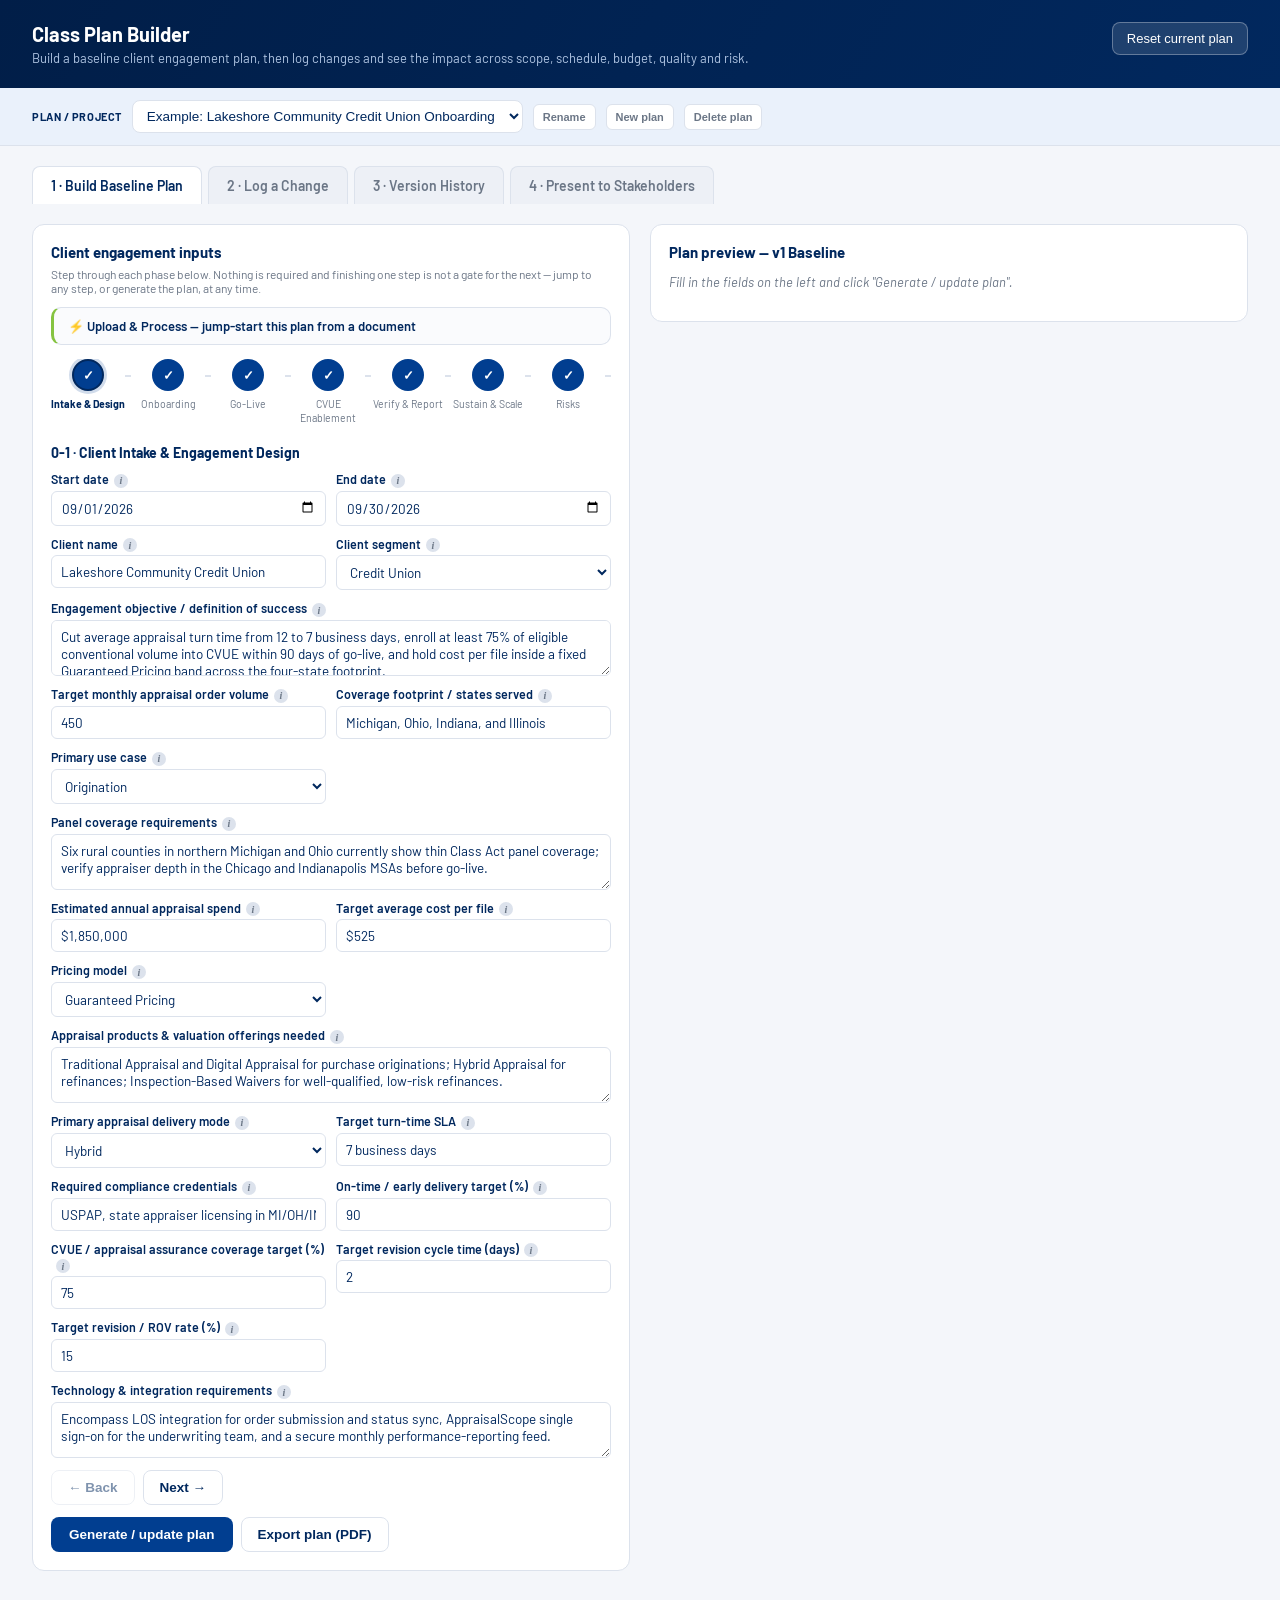
<file: class-plan-builder.html>
<!DOCTYPE html>
<html lang="en">
<head>
<meta charset="UTF-8">
<meta name="viewport" content="width=device-width, initial-scale=1.0">
<title>Class Plan Builder</title>
<link href="https://fonts.googleapis.com/css2?family=Barlow:wght@400;500;600;700&display=swap" rel="stylesheet">
<style>
  :root{
    color-scheme: light;
    --teal-dark:#011E48;
    --teal:#01285E;
    --accent:#85C341;
    --accent-2:#013E90;
    --bg:#F4F6FA;
    --card:#ffffff;
    --border:#DCE2EC;
    --text:#01285E;
    --muted:#6B7686;
    --sev-none:#97A1B2;
    --sev-low:#013E90;
    --sev-medium:#C58A1C;
    --sev-high:#C4472C;
  }
  *{box-sizing:border-box;}
  body{ font-family:'Barlow',-apple-system,BlinkMacSystemFont,'Segoe UI',sans-serif; background:var(--bg); color:var(--text); margin:0; }
  header{ background:linear-gradient(120deg,var(--teal-dark),var(--teal)); color:#fff; padding:22px 32px; display:flex; justify-content:space-between; align-items:flex-start; flex-wrap:wrap; gap:12px; }
  header h1{ margin:0; font-size:20px; }
  header p{ margin:4px 0 0; color:#AFC4E2; font-size:13px; }
  header .actions{ display:flex; gap:8px; }
  .top-btn{ background:rgba(255,255,255,.12); color:#fff; border:1px solid rgba(255,255,255,.3); padding:8px 14px; border-radius:8px; font-size:13px; cursor:pointer; }
  .top-btn:hover{ background:rgba(255,255,255,.22); }

  .project-bar{ display:flex; align-items:center; gap:10px; padding:12px 32px; background:#EAF1FB; border-bottom:1px solid var(--border); flex-wrap:wrap; }
  .project-bar-label{ font-size:11px; font-weight:700; color:var(--teal); text-transform:uppercase; letter-spacing:.05em; }
  .project-bar select{ padding:7px 10px; border-radius:8px; border:1px solid var(--border); font-size:13.5px; min-width:200px; background:#fff; color:var(--text); }

  .tabs{ display:flex; gap:6px; padding:20px 32px 0; }
  .tab-btn{ padding:10px 18px; border-radius:8px 8px 0 0; border:1px solid var(--border); border-bottom:none; background:#EDF0F6; cursor:pointer; font-weight:600; color:var(--muted); font-size:14px; }
  .tab-btn.active{ background:var(--card); color:var(--teal); }
  .tab-content{ display:none; padding:20px 32px 56px; }
  .tab-content.active{ display:block; }

  .columns{ display:grid; grid-template-columns:1fr 1fr; gap:20px; align-items:start; }
  @media(max-width:920px){ .columns{grid-template-columns:1fr;} }
  /* Log a Change: the left panel's height swings a lot as levers/groups are
     checked and the collapsible Presentation/Governance/Risk section opens —
     pin the right-hand result panel so it doesn't get shoved down and left
     dangling. Desktop only — stacks to one column below 920px. */
  #tab-change .columns > .panel:last-child{ position:sticky; top:0; align-self:start; }
  @media(max-width:920px){ #tab-change .columns > .panel:last-child{ position:static; } }
  .panel{ background:var(--card); border:1px solid var(--border); border-radius:12px; padding:18px; min-width:0; }
  .panel h2{ margin-top:0; font-size:15px; color:var(--teal); }
  .panel .hint{ font-size:12px; color:var(--muted); margin:-6px 0 12px; }

  .group{ border:1px solid var(--border); border-radius:10px; margin-bottom:10px; background:#FAFBFD; }
  .group summary{ border-radius:10px 10px 0 0; }
  .group summary{ padding:10px 14px; font-weight:600; cursor:pointer; color:var(--teal); font-size:13px; }
  .grid{ display:grid; grid-template-columns:1fr 1fr; gap:10px; padding:0 14px 14px; }
  .grid.no-pad{ padding:0; }
  .field{ display:flex; flex-direction:column; gap:3px; font-size:12.5px; color:var(--muted); }
  .field.wide{ grid-column:1/-1; }
  .field input, .field select, .field textarea{ padding:7px 9px; border:1px solid var(--border); border-radius:6px; font-size:13.5px; font-family:inherit; color:var(--text); background:#fff; }
  .field textarea{ min-height:56px; resize:vertical; }
  .field > span{ font-weight:600; color:var(--text); }

  .info-icon{ display:inline-flex; align-items:center; justify-content:center; width:14px; height:14px; border-radius:50%; background:var(--border); color:var(--muted); font-size:10px; font-weight:700; font-style:italic; font-family:Georgia,'Times New Roman',serif; cursor:help; position:relative; margin-left:5px; vertical-align:middle; }
  .info-icon:hover, .info-icon:focus{ background:var(--accent-2); color:#fff; outline:none; }
  .info-icon .tooltip{ display:none; position:absolute; left:50%; transform:translateX(-50%); bottom:135%; width:230px; background:var(--teal); color:#fff; font-size:11px; font-weight:400; font-style:normal; font-family:-apple-system,BlinkMacSystemFont,"Segoe UI",Roboto,sans-serif; padding:8px 10px; border-radius:8px; line-height:1.45; z-index:30; box-shadow:0 4px 12px rgba(0,0,0,.18); text-align:left; }
  .info-icon .tooltip::after{ content:''; position:absolute; top:100%; left:50%; transform:translateX(-50%); border:5px solid transparent; border-top-color:var(--teal); }
  .info-icon:hover .tooltip, .info-icon:focus .tooltip{ display:block; }
  .change-group{ border-left:3px solid var(--accent-2); }
  .change-subhead{ font-size:11px; font-weight:700; text-transform:uppercase; letter-spacing:.05em; color:var(--muted); margin:10px 14px 6px; }
  .impact-lever-title{ font-size:12px; font-weight:700; color:var(--teal); margin-bottom:4px; }
  .change-field-cluster{ margin:0 14px 12px; padding-left:10px; border-left:2px solid var(--border); }
  .change-field-cluster-title{ font-size:11px; font-weight:700; color:var(--accent-2); margin:0 0 6px; }
  .change-field-cluster .grid{ padding:0; }

  .wizard-steps{ display:flex; align-items:flex-start; margin-bottom:16px; overflow-x:auto; padding-bottom:4px; }
  .wizard-step{ display:flex; flex-direction:column; align-items:center; cursor:pointer; flex:0 0 auto; width:74px; text-align:center; }
  .wizard-step-icon{ width:32px; height:32px; border-radius:50%; background:#EDF0F6; border:2px solid var(--border); color:var(--muted); display:flex; align-items:center; justify-content:center; font-size:13px; font-weight:700; }
  .wizard-step.filled .wizard-step-icon{ background:var(--accent-2); border-color:var(--accent-2); color:#fff; }
  .wizard-step.active .wizard-step-icon{ border-color:var(--teal); box-shadow:0 0 0 3px rgba(1,62,144,.18); }
  .wizard-step.active .wizard-step-label{ color:var(--teal); font-weight:700; }
  .wizard-step-label{ font-size:10.5px; color:var(--muted); margin-top:6px; line-height:1.25; }
  .wizard-step-line{ flex:1 1 auto; height:2px; background:var(--border); margin-top:16px; min-width:6px; }
  .wizard-step-title{ font-size:14px; color:var(--teal); margin:0 0 10px; }

  button.primary{ background:var(--accent-2); color:#fff; border:none; padding:10px 18px; border-radius:8px; font-weight:600; cursor:pointer; font-size:13.5px; }
  button.primary:hover{ background:#012E6B; }
  button.secondary{ background:#fff; border:1px solid var(--border); padding:9px 16px; border-radius:8px; cursor:pointer; font-weight:600; color:var(--teal); font-size:13.5px; }
  button.secondary:hover{ background:#F1F4F9; }
  button:disabled{ opacity:.5; cursor:not-allowed; }
  .btn-row{ display:flex; gap:8px; margin-top:12px; flex-wrap:wrap; }

  .plan-group{ margin-bottom:14px; }
  .plan-group h3{ font-size:12px; text-transform:uppercase; letter-spacing:.05em; color:var(--accent-2); border-bottom:1px solid var(--border); padding-bottom:5px; margin:0 0 6px; }
  .plan-row{ display:grid; grid-template-columns:190px 1fr; gap:10px; padding:3px 4px; font-size:13px; border-radius:6px; }
  .plan-value{ min-width:0; }
  .plan-row.changed{ background:#FDF3E0; }
  .plan-label{ color:var(--muted); font-weight:600; }
  .old{ text-decoration:line-through; color:#A8392B; margin-right:4px; }
  .new{ color:var(--accent-2); font-weight:700; }
  .empty-plan{ color:var(--muted); font-size:13px; font-style:italic; }

  .gantt{ margin-bottom:18px; padding:12px; background:#FAFBFD; border:1px solid var(--border); border-radius:10px; }
  .gantt-axis{ display:flex; justify-content:space-between; font-size:11px; color:var(--muted); margin-bottom:8px; padding:0 2px; font-weight:600; }
  .gantt-row{ display:grid; grid-template-columns:180px 1fr; align-items:center; gap:8px; margin-bottom:7px; }
  .gantt-label{ font-size:12px; color:var(--text); font-weight:600; }
  .gantt-track{ position:relative; height:24px; background:#EDF0F6; border-radius:6px; }
  .gantt-bar{ position:absolute; top:2px; bottom:2px; background:var(--accent-2); border-radius:5px; display:flex; align-items:center; overflow:hidden; -webkit-print-color-adjust:exact; print-color-adjust:exact; }
  .gantt-bar.status-complete{ background:var(--teal); }
  .gantt-bar.status-active{ background:var(--accent); }
  .gantt-bar.status-planned{ background:#B6CFEE; }
  .gantt-bar.status-planned .gantt-bar-text{ color:var(--teal); }
  .gantt-bar.changed{ background:var(--sev-medium); }
  .gantt-bar-text{ font-size:10px; color:#fff; white-space:nowrap; padding:0 6px; }
  .gantt-empty{ font-size:11px; color:var(--muted); font-style:italic; padding-left:8px; line-height:24px; }
  .gantt-legend{ display:flex; gap:14px; justify-content:flex-end; font-size:10.5px; color:var(--muted); font-weight:600; letter-spacing:.03em; margin-bottom:8px; }
  .gantt-legend-item{ display:flex; align-items:center; gap:5px; }
  .gantt-legend-dot{ width:8px; height:8px; border-radius:2px; display:inline-block; }
  .gantt-legend-dot.status-complete{ background:var(--teal); }
  .gantt-legend-dot.status-active{ background:var(--accent); }
  .gantt-legend-dot.status-planned{ background:#B6CFEE; }

  .lever-checklist{ display:flex; flex-wrap:wrap; gap:8px; margin-bottom:4px; }
  .lever-check{ display:flex; align-items:center; gap:6px; font-size:12.5px; border:1px solid var(--border); border-radius:20px; padding:6px 12px; cursor:pointer; background:#fff; color:var(--text); }
  .lever-check input{ margin:0; }
  .lever-check.checked{ background:var(--accent-2); border-color:var(--accent-2); color:#fff; }

  .impact-card{ border:1px solid var(--border); border-radius:10px; padding:10px 12px; margin-bottom:8px; border-left:6px solid var(--sev-none); background:#fff; }
  .impact-card.sev-none{ border-left-color:var(--sev-none); }
  .impact-card.sev-low{ border-left-color:var(--sev-low); }
  .impact-card.sev-medium{ border-left-color:var(--sev-medium); }
  .impact-card.sev-high{ border-left-color:var(--sev-high); }
  .impact-head{ display:flex; justify-content:space-between; align-items:center; margin-bottom:6px; }
  .impact-head strong{ font-size:13px; }
  .impact-head select{ font-size:12px; padding:3px 6px; border-radius:6px; border:1px solid var(--border); }
  .impact-card textarea{ width:100%; border:1px solid var(--border); border-radius:6px; padding:6px 8px; font-size:12.5px; min-height:44px; font-family:inherit; }

  .version-row{ display:flex; align-items:center; gap:6px; margin-bottom:8px; }
  .version-pill{ flex:1; display:inline-block; padding:7px 13px; border-radius:20px; border:1px solid var(--border); cursor:pointer; font-size:12.5px; font-weight:600; color:var(--muted); background:#fff; }
  .version-pill.active{ background:var(--teal); color:#fff; border-color:var(--teal); }
  .mini-btn{ font-size:11px; padding:6px 9px; border-radius:6px; border:1px solid var(--border); background:#fff; cursor:pointer; color:var(--muted); font-weight:600; }
  .mini-btn:hover{ background:#F1F4F9; }

  .badge{ display:inline-block; font-size:10.5px; padding:2px 7px; border-radius:10px; background:#EDF0F6; color:var(--muted); margin-left:6px; font-weight:500; }
  .note{ font-size:12px; color:var(--muted); background:#F1F4F9; border-radius:8px; padding:8px 10px; margin-bottom:10px; }
  textarea#changeDescription{ width:100%; min-height:56px; padding:8px 10px; border-radius:8px; border:1px solid var(--border); font-family:inherit; font-size:13.5px; }
  .impact-summary-line{ font-size:13px; margin:2px 0; }
  .sev-tag{ display:inline-block; font-size:10.5px; font-weight:700; text-transform:uppercase; padding:2px 7px; border-radius:6px; color:#fff; margin-right:6px; }
  .sev-tag.none{ background:var(--sev-none); }
  .sev-tag.low{ background:var(--sev-low); }
  .sev-tag.medium{ background:var(--sev-medium); }
  .sev-tag.high{ background:var(--sev-high); }

  .risk-list{ margin:6px 14px 4px; }
  .risk-row{ display:grid; grid-template-columns:1fr auto auto; gap:8px; align-items:start; padding:8px 0; border-bottom:1px solid var(--border); }
  .risk-row textarea{ min-height:44px; padding:7px 9px; border:1px solid var(--border); border-radius:6px; font-family:inherit; font-size:13px; resize:vertical; }
  .risk-share{ display:flex; align-items:center; gap:5px; font-size:11.5px; color:var(--muted); white-space:nowrap; padding-top:8px; }
  .risk-display-list{ margin:0; padding-left:18px; }
  .risk-display-list li{ margin-bottom:3px; }

  .stakeholder-list{ margin:6px 14px 4px; }
  .stakeholder-row{ display:grid; grid-template-columns:1.2fr 1fr auto auto; gap:8px; align-items:center; padding:8px 0; border-bottom:1px solid var(--border); }
  .stakeholder-row input, .stakeholder-row select{ padding:7px 9px; border:1px solid var(--border); border-radius:6px; font-family:inherit; font-size:13px; }

  .raci-table-wrap{ margin:6px 14px 12px; overflow-x:auto; }
  .raci-table{ border-collapse:collapse; width:100%; font-size:12.5px; }
  .raci-table th, .raci-table td{ border:1px solid var(--border); padding:6px 8px; text-align:center; }
  .raci-table thead th{ background:#EAF1FB; color:var(--teal); font-size:11px; text-transform:uppercase; letter-spacing:.03em; }
  .raci-row-label{ text-align:left !important; font-weight:600; color:var(--text); white-space:nowrap; }
  .raci-row-label input{ width:100%; padding:5px 7px; border:1px solid var(--border); border-radius:5px; font-family:inherit; font-size:12.5px; }
  .raci-role-sub{ display:block; font-weight:400; color:var(--muted); font-size:10.5px; text-transform:none; letter-spacing:0; }
  .raci-table select{ padding:4px 5px; border:1px solid var(--border); border-radius:5px; font-size:12px; font-weight:700; text-align:center; width:100%; }
  .raci-cell-R{ background:#D8E5F5; color:#012E6B; font-weight:700; }
  .raci-cell-A{ background:#FDF4F2; color:#A8392B; font-weight:700; }
  .raci-cell-C{ background:#FDF3E0; color:#8A5A12; font-weight:700; }
  .raci-cell-I{ background:#eaf1fb; color:#013E90; font-weight:700; }
  .raci-cell-blank{ background:#FAFBFD; color:var(--muted); }
  .raci-tag{ display:inline-block; font-size:9.5px; font-weight:700; text-transform:uppercase; padding:1px 6px; border-radius:5px; margin-right:5px; color:#fff; vertical-align:middle; }
  .raci-tag-phase{ background:var(--accent-2); }
  .raci-tag-risk{ background:var(--sev-high); }
  .raci-tag-custom{ background:var(--muted); }
  .raci-legend{ font-size:11.5px; color:var(--muted); margin:0; }

  .comms-list{ margin:6px 14px 4px; }
  .comms-row{ padding:10px 0; border-bottom:1px solid var(--border); }
  .comms-row-grid{ display:grid; grid-template-columns:1fr 1fr; gap:8px; margin-bottom:8px; }
  .comms-row-grid label{ display:flex; flex-direction:column; gap:3px; font-size:11.5px; color:var(--muted); font-weight:600; }
  .comms-row-grid input, .comms-row-grid select{ padding:6px 8px; border:1px solid var(--border); border-radius:6px; font-family:inherit; font-size:13px; color:var(--text); font-weight:400; }
  .comms-row textarea{ width:100%; min-height:40px; padding:7px 9px; border:1px solid var(--border); border-radius:6px; font-family:inherit; font-size:13px; resize:vertical; margin-bottom:6px; }

  .present-doc{ max-width:720px; }
  .present-kicker{ font-size:11px; font-weight:700; letter-spacing:.06em; text-transform:uppercase; color:var(--accent-2); margin-bottom:6px; }
  .present-hero h2{ font-size:22px; color:var(--teal); margin:0 0 18px; line-height:1.35; }
  .present-section{ margin-bottom:22px; padding-bottom:18px; border-bottom:1px solid var(--border); }
  .present-section:last-child{ border-bottom:none; }
  .present-section h3{ font-size:12px; text-transform:uppercase; letter-spacing:.05em; color:var(--accent-2); margin:0 0 8px; }
  .present-section p{ font-size:14px; line-height:1.6; margin:0; color:var(--text); }
  .present-kpis{ display:flex; flex-wrap:wrap; gap:8px; }
  .present-kpi{ background:#EAF1FB; border:1px solid var(--border); border-radius:20px; padding:6px 14px; font-size:13px; font-weight:600; color:var(--teal); }
  .present-context-strip{ display:flex; flex-wrap:wrap; background:#fff; border:1px solid var(--border); border-radius:10px; margin-bottom:22px; }
  .present-context-item{ flex:1 1 140px; padding:10px 16px; border-right:1px solid var(--border); }
  .present-context-item:last-child{ border-right:none; }
  .present-context-label{ font-size:9.5px; letter-spacing:.1em; text-transform:uppercase; color:var(--muted); }
  .present-context-value{ font-size:13.5px; font-weight:600; color:var(--text); margin-top:3px; }

  .upload-box{ border-left:3px solid var(--accent); margin-bottom:14px; }
  .upload-box summary{ display:flex; align-items:center; gap:8px; }
  .upload-box-body{ padding:0 14px 14px; }
  .dropzone{ border:2px dashed var(--border); border-radius:10px; padding:22px 16px; text-align:center; cursor:pointer; background:#FAFBFD; transition:border-color .15s, background .15s; }
  .dropzone:hover, .dropzone.dragover{ border-color:var(--accent-2); background:#EAF1FB; }
  .dropzone-icon{ font-size:22px; margin-bottom:6px; }
  .dropzone-title{ font-size:13px; font-weight:600; color:var(--teal); margin-bottom:3px; }
  .dropzone-sub{ font-size:11.5px; color:var(--muted); }
  .dropzone-filelist{ list-style:none; margin:10px 0 0; padding:0; text-align:left; }
  .dropzone-filelist li{ display:flex; align-items:center; gap:8px; font-size:12.5px; font-weight:600; color:var(--accent-2); word-break:break-all; padding:4px 8px; border-radius:6px; background:#fff; border:1px solid var(--border); margin-bottom:5px; }
  .dropzone-filelist .file-size{ font-weight:400; color:var(--muted); white-space:nowrap; }
  .dropzone-filelist .file-remove{ margin-left:auto; background:none; border:none; color:var(--muted); cursor:pointer; font-size:14px; line-height:1; padding:2px 4px; }
  .dropzone-filelist .file-remove:hover{ color:#A8392B; }
  .upload-status{ font-size:12px; color:var(--muted); margin-top:10px; line-height:1.5; min-height:0; }
  .upload-status.busy{ color:var(--accent-2); }
  .upload-status.error{ color:#A8392B; }
  .upload-status.success{ color:var(--accent-2); }
  .originator-row{ display:flex; align-items:center; gap:6px; margin-bottom:10px; padding-bottom:10px; border-bottom:1px dashed var(--border); }
  .originator-tag{ font-size:10.5px; font-weight:700; text-transform:uppercase; letter-spacing:.04em; background:var(--accent); color:#011E48; border-radius:10px; padding:3px 9px; }
  .originator-name{ font-size:12.5px; color:var(--text); flex:1; word-break:break-all; }

  .modal-overlay{ position:fixed; inset:0; background:rgba(1,30,72,.55); display:flex; align-items:center; justify-content:center; z-index:200; padding:20px; }
  .modal-box{ background:#fff; border-radius:12px; padding:22px; width:360px; max-width:100%; box-shadow:0 12px 40px rgba(0,0,0,.25); }
  .modal-message{ font-size:13.5px; color:var(--text); margin-bottom:14px; line-height:1.5; white-space:pre-line; }
  .modal-input{ width:100%; padding:9px 10px; border:1px solid var(--border); border-radius:8px; font-size:13.5px; margin-bottom:16px; font-family:inherit; color:var(--text); }
  .modal-actions{ display:flex; justify-content:flex-end; gap:8px; }

  .print-only{ position:absolute; left:-9999px; top:0; width:800px; }

  /* ---- Mobile safety net. Same idea as Class Value OS's shell: below 640px,
     every multi-column grid in the tool collapses to one column (all of them
     are either fr-based or have a fixed left rail that's fine to give up on
     a phone), and the tab bar scrolls horizontally instead of overflowing —
     wrapping would break the numbered-tab look. ---- */
  @media (max-width:640px){
    header{ padding:16px 18px; }
    header .actions{ width:100%; }
    .project-bar, .tabs, .tab-content{ padding-left:16px; padding-right:16px; }
    .tabs{ overflow-x:auto; flex-wrap:nowrap; -webkit-overflow-scrolling:touch; }
    .tab-btn{ flex:0 0 auto; }
    .grid, .plan-row, .gantt-row, .risk-row, .stakeholder-row, .comms-row-grid{ grid-template-columns:1fr !important; }
  }
  @media print{
    body *{ visibility:hidden; }
    #printArea, #printArea *{ visibility:visible; }
    #printArea{ position:absolute; left:0; top:0; width:100%; padding:24px; }
    #printArea h1{ font-size:20px; margin-bottom:4px; }
    #printArea h2{ font-size:14px; margin:18px 0 6px; border-bottom:1px solid #ccc; padding-bottom:4px; }
    #printArea .plan-group h3{ font-size:12px; }
    #printArea .plan-row{ font-size:12px; padding:2px 0; }
    #printArea .old{ text-decoration:line-through; }
    #printArea .gantt{ background:#fff; }
    #printArea .gantt-row{ grid-template-columns:150px 1fr; }
    #printArea .gantt-bar{ -webkit-print-color-adjust:exact; print-color-adjust:exact; }
    #printArea .present-doc{ max-width:100%; }
    #printArea .present-kpi{ border:1px solid #ccc; }
    #printArea .present-context-strip{ border:1px solid #ccc; }
    #printArea .present-context-item{ border-right:1px solid #ccc; }
    #printArea .gantt-bar.status-complete, #printArea .gantt-bar.status-active, #printArea .gantt-bar.status-planned{ -webkit-print-color-adjust:exact; print-color-adjust:exact; }
  }
</style>
</head>
<body>

<header>
  <div>
    <h1>Class Plan Builder</h1>
    <p>Build a baseline client engagement plan, then log changes and see the impact across scope, schedule, budget, quality and risk.</p>
  </div>
  <div class="actions">
    <button class="top-btn" id="resetAllBtn">Reset current plan</button>
  </div>
</header>

<div class="project-bar">
  <span class="project-bar-label">Plan / Project</span>
  <select id="projectSelect"></select>
  <button class="mini-btn" id="renameProjectBtn">Rename</button>
  <button class="mini-btn" id="newProjectBtn">New plan</button>
  <button class="mini-btn" id="deleteProjectBtn">Delete plan</button>
</div>

<div class="tabs">
  <div class="tab-btn active" data-tab="baseline">1 · Build Baseline Plan</div>
  <div class="tab-btn" data-tab="change">2 · Log a Change</div>
  <div class="tab-btn" data-tab="history">3 · Version History</div>
  <div class="tab-btn" data-tab="present">4 · Present to Stakeholders</div>
</div>

<!-- TAB 1: BASELINE -->
<div class="tab-content active" id="tab-baseline">
  <div class="columns">
    <div class="panel">
      <h2>Client engagement inputs</h2>
      <p class="hint">Step through each phase below. Nothing is required and finishing one step is not a gate for the next — jump to any step, or generate the plan, at any time.</p>

      <details class="group upload-box" id="uploadProcessBox">
        <summary>⚡ Upload &amp; Process — jump-start this plan from a document</summary>
        <div class="upload-box-body">
          <p class="hint" style="margin-top:0;">Upload a scope of work, brief, budget, or photos of a written plan and Claude will read them and pre-fill the fields below where it can. You can select multiple files at once — e.g. several page photos of the same document. Photo/image extraction is experimental; review everything before you generate the plan.</p>
          <div class="dropzone" id="dropzone" tabindex="0">
            <div class="dropzone-icon">📄</div>
            <div class="dropzone-title">Drag &amp; drop file(s), or click to browse</div>
            <div class="dropzone-sub">Accepted: .xlsx, .docx, .pdf, .jpg, .png — multiple files allowed</div>
            <ul class="dropzone-filelist" id="dropzoneFilelist" style="display:none;"></ul>
          </div>
          <input type="file" id="uploadFileInput" accept=".xlsx,.docx,.pdf,.jpg,.jpeg,.png" multiple style="display:none;">
          <div class="btn-row">
            <button class="primary" id="processUploadBtn" disabled>Process document(s)</button>
            <button class="secondary" id="clearUploadBtn" style="display:none;">Remove all</button>
          </div>
          <div class="upload-status" id="uploadStatus"></div>
        </div>
      </details>

      <div class="wizard-steps" id="wizardSteps"></div>
      <div id="wizardStepBody"></div>
      <div class="btn-row">
        <button class="secondary" id="wizardPrevBtn">← Back</button>
        <button class="secondary" id="wizardNextBtn">Next →</button>
      </div>
      <div class="btn-row">
        <button class="primary" id="generateBtn">Generate / update plan</button>
        <button class="secondary" id="exportBaselinePdfBtn">Export plan (PDF)</button>
      </div>
    </div>
    <div class="panel">
      <h2>Plan preview — v1 Baseline</h2>
      <div id="planView"><p class="empty-plan">Fill in the fields on the left and click "Generate / update plan".</p></div>
    </div>
  </div>
</div>

<!-- TAB 2: CHANGE -->
<div class="tab-content" id="tab-change">
  <div class="columns">
    <div class="panel">
      <h2>What changed?</h2>
      <p class="hint">Check every lever that applies. Each one gets its own scope / schedule / budget / quality / risk rating and its own affected fields — so Budget and Underwriting shift, for example, can rate "scope" differently — and you can combine several levers into one version.</p>
      <div id="leverChecklist" class="lever-checklist"></div>
      <div id="changeFieldsContainer" style="margin-top:10px;"></div>
      <label style="display:block; margin-top:12px; font-size:13px; font-weight:600; color:var(--muted);">Change description
        <textarea id="changeDescription" placeholder="What happened, in your own words..."></textarea>
      </label>
      <div class="btn-row">
        <button class="primary" id="applyChangeBtn" disabled>Create new plan version</button>
      </div>
    </div>
    <div class="panel">
      <h2 id="resultHeading">Current active plan</h2>
      <div id="resultImpactSummary"></div>
      <div id="resultPlanView"><p class="empty-plan">Generate your baseline plan first (tab 1).</p></div>
      <div class="btn-row">
        <button class="secondary" id="exportResultPdfBtn" disabled>Export this version (PDF)</button>
      </div>
    </div>
  </div>
</div>

<!-- TAB 3: HISTORY -->
<div class="tab-content" id="tab-history">
  <div class="columns">
    <div class="panel">
      <h2>Versions</h2>
      <p class="hint">Plan: <b id="historyProjectName">—</b>. Switch, rename, or delete plans from the bar at the top. Click a version name below to view it.</p>
      <div id="originatorSection"></div>
      <div id="versionPills"><p class="empty-plan">No versions yet.</p></div>
    </div>
    <div class="panel">
      <h2 id="historyHeading">—</h2>
      <div id="historyImpactSummary"></div>
      <div id="historyPlanView"><p class="empty-plan">Select a version.</p></div>
      <div class="btn-row">
        <button class="secondary" id="exportHistoryPdfBtn" disabled>Export this version (PDF)</button>
      </div>
    </div>
  </div>
</div>

<!-- TAB 4: PRESENT -->
<div class="tab-content" id="tab-present">
  <div class="panel">
    <h2>Client-facing summary</h2>
    <p class="hint">Auto-composed from the latest version of the active plan — fill in the "Presenting To Stakeholders" step (tab 1) and the risk register to populate this. This view is meant to be shown to the client, not edited directly.</p>
    <div id="presentView"></div>
    <div class="btn-row">
      <button class="secondary" id="exportPresentPdfBtn">Export presentation (PDF)</button>
    </div>
  </div>
</div>

<div id="printArea" class="print-only"></div>

<div id="modalOverlay" class="modal-overlay" style="display:none;">
  <div class="modal-box">
    <div class="modal-message" id="modalMessage"></div>
    <input type="text" id="modalInput" class="modal-input" style="display:none;">
    <div class="modal-actions">
      <button class="secondary" id="modalCancelBtn">Cancel</button>
      <button class="primary" id="modalConfirmBtn">OK</button>
    </div>
  </div>
</div>

<script>
(function(){

  var FIELDS = [
    // ---- 0-1 · Client Intake & Engagement Design ----
    {id:'phaseIntake_start', label:'Start date', group:'intake', type:'date', levers:['timeline'], desc:'When work on the Intake & Design phase is expected to begin.'},
    {id:'phaseIntake_end', label:'End date', group:'intake', type:'date', levers:['timeline'], desc:'When work on the Intake & Design phase is expected to wrap up.'},
    {id:'clientName', label:'Client name', group:'intake', type:'text', placeholder:'e.g. Consumers Credit Union, Pennymac, American Portfolio Mortgage', desc:'The lender, broker, credit union, or servicer this engagement plan is for.'},
    {id:'clientSegment', label:'Client segment', group:'intake', type:'select', options:['Banking / Centralized Banking','Wholesale Lending / TPO','Distributed Retail Lending','Credit Union','Private Lending','Other'], desc:'The market segment shapes the engagement: banks often centralize ordering, wholesale/TPO channels route through brokers, distributed retail needs branch-level coverage, and credit unions and private lenders have their own volume and compliance patterns.'},
    {id:'engagementObjective', label:'Engagement objective / definition of success', group:'intake', type:'textarea', wide:true, desc:'What this client relationship needs to achieve — faster turn times, lower repurchase risk, cost savings, or expanded coverage. Be specific; it drives every decision below.'},
    {id:'monthlyOrderVolume', label:'Target monthly appraisal order volume', group:'intake', type:'number', levers:['volume'], desc:'How many appraisal orders per month this client is expected to place, as a hard number or a range.'},
    {id:'footprint', label:'Coverage footprint / states served', group:'intake', type:'text', desc:'Where this client needs appraiser panel coverage: states, MSAs, or specific regions.'},
    {id:'primaryUseCase', label:'Primary use case', group:'intake', type:'select', options:['Origination','Home Equity','Servicing','Reverse Mortgage','New Construction','Multiple / mixed'], desc:'The loan use case driving order volume. Confirm this with the client rather than assuming it — it changes which appraisal products and turn-time expectations matter most.'},
    {id:'panelCoverageRequirements', label:'Panel coverage requirements', group:'intake', type:'textarea', wide:true, levers:['volume'], desc:'States or MSAs where appraiser panel capacity must be built out or verified before go-live, including any rural or low-coverage areas that need special attention.'},
    {id:'estimatedAnnualSpend', label:'Estimated annual appraisal spend', group:'intake', type:'text', levers:['budget'], desc:'The client’s expected total spend on appraisal and valuation services over the next 12 months.'},
    {id:'targetCostPerFile', label:'Target average cost per file', group:'intake', type:'text', levers:['budget'], desc:'Target average cost per appraisal order. Useful for comparing product mix (traditional vs. digital vs. alternative valuations) and catching scope creep early.'},
    {id:'pricingModel', label:'Pricing model', group:'intake', type:'select', options:['Guaranteed Pricing','Standard / pay-per-order','Pay Later','Volume-based / negotiated','Other'], levers:['budget'], desc:'How the client is billed. Guaranteed Pricing locks in a fixed fee, Pay Later defers payment, and volume-based pricing is negotiated against committed order counts.'},
    {id:'appraisalProducts', label:'Appraisal products & valuation offerings needed', group:'intake', type:'textarea', wide:true, levers:['panel'], desc:'The mix of products this client will order: traditional, digital, or hybrid appraisals; inspection-based waivers; or alternative valuations like AVM, BPO, or Class Evaluation.'},
    {id:'appraisalDeliveryMode', label:'Primary appraisal delivery mode', group:'intake', type:'select', options:['Traditional','Digital','Hybrid','Alternative valuation (AVM/BPO/desktop)','Mixed'], levers:['panel'], desc:'The primary way appraisals are delivered for this client. Digital and hybrid options speed up turn times; alternative valuations can skip a full inspection entirely where eligible.'},
    {id:'targetTurnTime', label:'Target turn-time SLA', group:'intake', type:'text', placeholder:'e.g. 5 business days', levers:['panel','timeline'], desc:'The turnaround time this client expects from order to completed report.'},
    {id:'complianceCertifications', label:'Required compliance credentials', group:'intake', type:'text', desc:'Compliance requirements this engagement must satisfy: USPAP, state appraiser licensing, Appraiser Independence Requirements (AIR), SOC 2, or client-specific vendor requirements.'},
    {id:'onTimeDeliveryTarget', label:'On-time / early delivery target (%)', group:'intake', type:'number', levers:['compliance'], desc:'The percentage of orders expected to deliver on time or early.'},
    {id:'cvueCoverageTarget', label:'CVUE / appraisal assurance coverage target (%)', group:'intake', type:'number', levers:['compliance','underwriting'], desc:'The percentage of this client’s eligible conventional appraisals expected to qualify for CVUE (Class Valuation Underwriting Engine), removing the need for a lender-side underwriting review.'},
    {id:'revisionCycleTarget', label:'Target revision cycle time (days)', group:'intake', type:'number', levers:['compliance'], desc:'How long a revision request should take to resolve between the appraiser, Class Valuation, and the client once flagged.'},
    {id:'revisionRateTarget', label:'Target revision / ROV rate (%)', group:'intake', type:'number', levers:['compliance'], desc:'The share of orders expected to trigger a revision or Reconsideration of Value (ROV) request. Lower is better.'},
    {id:'integrationRequirements', label:'Technology & integration requirements', group:'intake', type:'textarea', wide:true, levers:['panel'], desc:'What needs to connect before go-live: LOS integration, AppraisalScope or Class Marketplace (CMP) setup, single sign-on, or API connections.'},

    // ---- 2 · Panel & Platform Onboarding ----
    {id:'phaseMobilize_start', label:'Start date', group:'mobilize', type:'date', levers:['timeline'], desc:'When work on the Onboarding phase is expected to begin.'},
    {id:'phaseMobilize_end', label:'End date', group:'mobilize', type:'date', levers:['timeline'], desc:'When work on the Onboarding phase is expected to wrap up.'},
    {id:'panelBuildWindow', label:'Panel build-out window (weeks)', group:'mobilize', type:'number', levers:['volume','timeline'], desc:'How many weeks are allocated to build or verify appraiser panel coverage in this client’s footprint before go-live.'},
    {id:'rolloutStructure', label:'Rollout structure', group:'mobilize', type:'select', options:['Single market launch','Phased / staggered rollout by region'], levers:['timeline'], desc:'Whether the client goes live everywhere at once, or rolls out region by region. Phasing reduces risk but slows the ramp to full volume.'},
    {id:'orderPlatform', label:'Order & tracking platform', group:'mobilize', type:'text', levers:['compliance'], desc:'The platform used to place, track, and manage orders — e.g. AppraisalScope, Class Marketplace (CMP), or a direct LOS integration.'},

    // ---- 3 · Go-Live & Order Fulfillment ----
    {id:'phaseDeliver_start', label:'Start date', group:'deliver', type:'date', levers:['timeline'], desc:'When work on the Go-Live phase is expected to begin.'},
    {id:'phaseDeliver_end', label:'End date', group:'deliver', type:'date', levers:['timeline'], desc:'When work on the Go-Live phase is expected to wrap up.'},
    {id:'goLiveWindow', label:'Go-live / ramp-up window', group:'deliver', type:'text', placeholder:'e.g. weeks 5-8', levers:['timeline'], desc:'The calendar period during which the client transitions from onboarding into live order volume.'},
    {id:'qaCheckpoints', label:'Quality assurance checkpoints', group:'deliver', type:'textarea', wide:true, levers:['panel'], desc:'Planned check-ins to catch turn-time, quality, or coverage problems early: AI-enabled QA (Class INtelligence) reviews, panel performance scorecards, or client escalation check-ins.'},

    // ---- 4 · Underwriting Assurance & CVUE Enablement ----
    {id:'phaseUnderwriting_start', label:'Start date', group:'underwriting', type:'date', levers:['timeline'], desc:'When work on the Underwriting Assurance & CVUE Enablement phase is expected to begin.'},
    {id:'phaseUnderwriting_end', label:'End date', group:'underwriting', type:'date', levers:['timeline'], desc:'When work on the Underwriting Assurance & CVUE Enablement phase is expected to wrap up.'},
    {id:'underwritingStakeholders', label:'Client underwriting / risk stakeholders', group:'underwriting', type:'textarea', wide:true, levers:['underwriting'], desc:'The underwriting, risk, and QC leaders on the client side who need to sign off on CVUE enrollment and repurchase risk assumption.'},
    {id:'cvueEnrollment', label:'CVUE enrollment status', group:'underwriting', type:'select', options:['Enrolled - fully qualified','Partially qualified','Not yet enrolled','Not applicable for this client'], levers:['underwriting'], desc:'Whether this client is enrolled in CVUE. Enrolling early substantially lowers the lender’s internal review burden.'},
    {id:'cuScoreThreshold', label:'CU® score / eligibility threshold', group:'underwriting', type:'text', levers:['underwriting'], desc:'The Collateral Underwriter (CU) score ceiling and other eligibility rules (property type, LTV/CLTV, loan purpose) that determine which of this client’s appraisals qualify for CVUE.'},

    // ---- 5 · Verify & Report ----
    {id:'phaseVerify_start', label:'Start date', group:'verify', type:'date', levers:['timeline'], desc:'When work on the Verify & Report phase is expected to begin.'},
    {id:'phaseVerify_end', label:'End date', group:'verify', type:'date', levers:['timeline'], desc:'When work on the Verify & Report phase is expected to wrap up.'},
    {id:'qualityAssuranceMethod', label:'How turn-time, quality & compliance are verified', group:'verify', type:'textarea', wide:true, levers:['compliance'], desc:'How results are confirmed: AI-enabled quality assurance (Class INtelligence) plus human review, panel performance scorecards, a SOC 2 audit trail, or a client-side QC sample.'},
    {id:'reportingCadence', label:'Reporting cadence to client', group:'verify', type:'select', options:['Weekly','Biweekly','Monthly','Quarterly','Milestone-based'], levers:['compliance'], desc:'How often you report turn-time, coverage, and CVUE savings performance back to the client.'},

    // ---- 6 · Sustain & Scale ----
    {id:'phaseSustain_start', label:'Start date', group:'sustain', type:'date', levers:['timeline'], desc:'When work on the Sustain & Scale phase is expected to begin.'},
    {id:'phaseSustain_end', label:'End date', group:'sustain', type:'date', levers:['timeline'], desc:'When work on the Sustain & Scale phase is expected to wrap up.'},
    {id:'scalePlan', label:'Renewal / expansion plan', group:'sustain', type:'textarea', wide:true, desc:'What happens if the engagement performs well: contract renewal, expansion into new segments (credit unions, private lending) or products (CVUE, alternative valuations), or added state coverage.'},

    // ---- Risk Register (cross-cutting, no phase dates) ----
    {id:'topRisks', label:'Top risks & mitigations', group:'risk', type:'risklist', wide:true, desc:'Add each risk separately. Mark whether it is safe to show to the client on the Present tab.'},

    // ---- Presenting To Stakeholders (cross-cutting, editable per version) ----
    {id:'clientNeed', label:'Client’s stated need', group:'present', type:'textarea', wide:true, desc:'The specific pain point that triggered this engagement, in the client’s own words. Becomes the opening line of the stakeholder presentation.'},
    {id:'clientSponsor', label:'Client-side sponsor / contact', group:'present', type:'text', desc:'Who on the client side (lender, broker, or credit union) owns this relationship and can make decisions.'},
    {id:'accountExecutive', label:'Class Valuation account lead / contact', group:'present', type:'text', desc:'The Account Executive or client success lead on Class Valuation’s side who is accountable for this relationship.'},
    {id:'decisionRights', label:'Decision rights / escalation path', group:'present', type:'textarea', wide:true, desc:'Who can approve a pricing, panel, or SLA change, and who it escalates to if there is disagreement.'},
    {id:'meetingCadence', label:'Meeting cadence & format', group:'present', type:'select', options:['Weekly','Biweekly','Monthly','Ad hoc'], desc:'How often you will meet with the client, and in what format.'},
    {id:'clientAsks', label:'What we need from the client (and by when)', group:'present', type:'textarea', wide:true, desc:'Concrete asks: LOS access, data, approvals, introductions, sign-offs — one per line, with a rough date.'},
    {id:'stakeholders', label:'Stakeholders & roles', group:'present', type:'stakeholderlist', wide:true, desc:'The people involved in this plan, on either side. Populates the RACI matrix below and the Present tab.'},
    {id:'raciAssignments', label:'RACI matrix', group:'present', type:'racigrid', wide:true, desc:'Who is Responsible, Accountable, Consulted, or Informed for each phase (and each shared risk). Rows sync automatically from your phases and risk register; assign people from your stakeholder list above.'},
    {id:'commsPlan', label:'Communications plan', group:'present', type:'commslist', wide:true, desc:'Who needs to hear from you, how often, through what channel, and why. Add one row per audience — pull from your stakeholder list above, or use "+ Add one row per stakeholder" to pre-fill it, then set cadence and channel per person.'}
  ];

  var GROUPS = [
    {id:'intake', title:'0-1 · Client Intake & Engagement Design', shortLabel:'Intake & Design'},
    {id:'mobilize', title:'2 · Panel & Platform Onboarding', shortLabel:'Onboarding'},
    {id:'deliver', title:'3 · Go-Live & Order Fulfillment', shortLabel:'Go-Live'},
    {id:'underwriting', title:'4 · Underwriting Assurance & CVUE Enablement', shortLabel:'CVUE Enablement'},
    {id:'verify', title:'5 · Verification & Reporting', shortLabel:'Verify & Report'},
    {id:'sustain', title:'6 · Sustain & Scale', shortLabel:'Sustain & Scale'},
    {id:'risk', title:'Risk Register', shortLabel:'Risks'},
    {id:'present', title:'Presenting To Stakeholders', shortLabel:'Present'}
  ];

  var LEVERS = [
    {id:'budget', label:'Budget / pricing change', impact:{scope:'medium',schedule:'low',budget:'high',quality:'medium',risk:'medium'}, note:'Protect turn-time SLAs and compliance verification first — renegotiate product mix or panel tier before cutting QA checkpoints or reporting cadence.'},
    {id:'panel', label:'Panel or product issue (coverage gap / capacity / quality)', impact:{scope:'low',schedule:'high',budget:'medium',quality:'high',risk:'high'}, note:'Activate backup panel tiers or redistribute volume across additional appraisers in the footprint; flag turn-time slippage immediately rather than letting it surface in the client’s own SLA report.'},
    {id:'timeline', label:'Timeline change (compressed / extended)', impact:{scope:'low',schedule:'high',budget:'low',quality:'medium',risk:'medium'}, note:'Consider parallelizing panel build-out and platform integration where compliance allows, and be explicit with the client about what turn-time target is realistic.'},
    {id:'underwriting', label:'Underwriting / CVUE eligibility shift', impact:{scope:'medium',schedule:'low',budget:'low',quality:'low',risk:'high'}, note:'Re-confirm CU score thresholds and eligibility rules with the client’s underwriting team immediately rather than letting it surface in a repurchase dispute.'},
    {id:'compliance', label:'Reporting / compliance requirement change', impact:{scope:'low',schedule:'medium',budget:'low',quality:'high',risk:'medium'}, note:'Check whether existing panel or platform data already satisfies the new requirement (e.g. UAD 3.6, AIR, state licensing) before building new process.'},
    {id:'volume', label:'Order volume shortfall / surge', impact:{scope:'high',schedule:'medium',budget:'low',quality:'low',risk:'medium'}, note:'Diagnose whether it is a rate-cycle, seasonal, or panel-capacity issue before just extending the panel build-out window.'},
    {id:'other', label:'Other / custom change', impact:{scope:'medium',schedule:'medium',budget:'medium',quality:'medium',risk:'medium'}, note:'Assess manually using the scope / schedule / budget / quality / risk lens.'}
  ];

  var TIMELINE_PHASES = [
    {id:'phaseIntake', label:'0-1 · Intake & Design', group:'intake'},
    {id:'phaseMobilize', label:'2 · Onboarding', group:'mobilize'},
    {id:'phaseDeliver', label:'3 · Go-Live', group:'deliver'},
    {id:'phaseUnderwriting', label:'4 · CVUE Enablement', group:'underwriting'},
    {id:'phaseVerify', label:'5 · Verify & Report', group:'verify'},
    {id:'phaseSustain', label:'6 · Sustain & Scale', group:'sustain'}
  ];

  var DIMENSIONS = ['scope','schedule','budget','quality','risk'];
  var SEVERITIES = ['none','low','medium','high'];
  var SEV_RANK = {none:0, low:1, medium:2, high:3};

  // ============================================================================
  // Minimal inline DEFLATE (RFC1951) decoder + ZIP reader + xlsx/docx/pdf text
  // extractors. Written from scratch against the RFC1951/ZIP spec so xlsx/docx
  // files can be parsed with zero external libraries (the sandboxed artifact
  // view only allows loading Chart.js/Grid.js/Mermaid from CDN).
  // ============================================================================
  var DocParser = (function(){

    // ---- RFC1951 DEFLATE decoder ----
    var LENBASE = [3,4,5,6,7,8,9,10,11,13,15,17,19,23,27,31,35,43,51,59,67,83,99,115,131,163,195,227,258];
    var LENEXT  = [0,0,0,0,0,0,0,0,1,1,1,1,2,2,2,2,3,3,3,3,4,4,4,4,5,5,5,5,0];
    var DISTBASE= [1,2,3,4,5,7,9,13,17,25,33,49,65,97,129,193,257,385,513,769,1025,1537,2049,3073,4097,6145,8193,12289,16385,24577];
    var DISTEXT = [0,0,0,0,1,1,2,2,3,3,4,4,5,5,6,6,7,7,8,8,9,9,10,10,11,11,12,12,13,13];
    var CLCIDX  = [16,17,18,0,8,7,9,6,10,5,11,4,12,3,13,2,14,1,15];

    function BitReader(data, startByte){
      this.data = data; this.pos = startByte || 0; this.bitpos = 0;
    }
    BitReader.prototype.readBit = function(){
      var byte = this.data[this.pos] || 0;
      var bit = (byte >> this.bitpos) & 1;
      this.bitpos++;
      if (this.bitpos === 8){ this.bitpos = 0; this.pos++; }
      return bit;
    };
    BitReader.prototype.readBits = function(n){
      var v = 0;
      for (var i=0;i<n;i++) v |= this.readBit() << i;
      return v >>> 0;
    };
    BitReader.prototype.align = function(){
      if (this.bitpos !== 0){ this.bitpos = 0; this.pos++; }
    };

    // Canonical Huffman table: for each code length, the range of codes assigned and the
    // symbols in that range, built directly from RFC1951 3.2.2.
    function buildHuffman(lengths){
      var maxBits = 0;
      for (var i=0;i<lengths.length;i++) if (lengths[i] > maxBits) maxBits = lengths[i];
      var blCount = new Array(maxBits+1); for (i=0;i<=maxBits;i++) blCount[i]=0;
      for (i=0;i<lengths.length;i++) if (lengths[i] > 0) blCount[lengths[i]]++;
      var firstCode = new Array(maxBits+1);
      var firstSymbolIndex = new Array(maxBits+1);
      var symbols = [];
      var code = 0, index = 0;
      for (var bits=1; bits<=maxBits; bits++){
        firstCode[bits] = code;
        firstSymbolIndex[bits] = index;
        for (var sym=0; sym<lengths.length; sym++){
          if (lengths[sym] === bits){ symbols[index] = sym; index++; }
        }
        code = (code + blCount[bits]) << 1;
      }
      return { maxBits: maxBits, blCount: blCount, firstCode: firstCode, firstSymbolIndex: firstSymbolIndex, symbols: symbols };
    }

    function decodeSymbol(br, h){
      var code = 0, first = 0, index = 0;
      for (var len=1; len<=h.maxBits; len++){
        code |= br.readBit();
        var count = h.blCount[len] || 0;
        if (count && (code - first) < count){
          return h.symbols[index + (code - first)];
        }
        index += count;
        first += count;
        first <<= 1;
        code <<= 1;
      }
      throw new Error('DocParser: bad Huffman code in compressed stream');
    }

    var FIXED_LIT_HUFF = (function(){
      var lengths = new Array(288);
      var i;
      for (i=0;i<=143;i++) lengths[i]=8;
      for (i=144;i<=255;i++) lengths[i]=9;
      for (i=256;i<=279;i++) lengths[i]=7;
      for (i=280;i<=287;i++) lengths[i]=8;
      return buildHuffman(lengths);
    })();
    var FIXED_DIST_HUFF = (function(){
      var lengths = new Array(30);
      for (var i=0;i<30;i++) lengths[i]=5;
      return buildHuffman(lengths);
    })();

    function readDynamicHuffman(br){
      var hlit = br.readBits(5) + 257;
      var hdist = br.readBits(5) + 1;
      var hclen = br.readBits(4) + 4;
      var clLengths = new Array(19); for (var z=0;z<19;z++) clLengths[z]=0;
      for (var i=0;i<hclen;i++){ clLengths[CLCIDX[i]] = br.readBits(3); }
      var clHuff = buildHuffman(clLengths);
      var lengths = [];
      while (lengths.length < hlit+hdist){
        var sym = decodeSymbol(br, clHuff);
        if (sym <= 15){
          lengths.push(sym);
        } else if (sym === 16){
          var rep = br.readBits(2)+3;
          var prev = lengths[lengths.length-1] || 0;
          for (var r=0;r<rep;r++) lengths.push(prev);
        } else if (sym === 17){
          var rep2 = br.readBits(3)+3;
          for (var r2=0;r2<rep2;r2++) lengths.push(0);
        } else if (sym === 18){
          var rep3 = br.readBits(7)+11;
          for (var r3=0;r3<rep3;r3++) lengths.push(0);
        } else {
          throw new Error('DocParser: bad code-length symbol');
        }
      }
      var litLengths = lengths.slice(0, hlit);
      var distLengths = lengths.slice(hlit, hlit+hdist);
      return { lit: buildHuffman(litLengths), dist: buildHuffman(distLengths) };
    }

    function inflateBlock(br, out, litHuff, distHuff){
      while (true){
        var sym = decodeSymbol(br, litHuff);
        if (sym < 256){
          out.push(sym);
        } else if (sym === 256){
          break;
        } else {
          var lenIdx = sym - 257;
          if (lenIdx < 0 || lenIdx >= LENBASE.length) throw new Error('DocParser: bad length symbol');
          var length = LENBASE[lenIdx] + br.readBits(LENEXT[lenIdx]);
          var distSym = decodeSymbol(br, distHuff);
          var dist = DISTBASE[distSym] + br.readBits(DISTEXT[distSym]);
          var start = out.length - dist;
          if (start < 0) throw new Error('DocParser: bad back-reference distance');
          for (var k=0;k<length;k++){ out.push(out[start+k]); }
        }
      }
    }

    // Raw DEFLATE (no zlib/gzip wrapper) -> Uint8Array. `data` is a Uint8Array or plain byte array.
    function inflateRaw(data){
      var br = new BitReader(data, 0);
      var out = [];
      var isFinal = false;
      var guard = 0;
      while (!isFinal){
        guard++;
        if (guard > 2000000) throw new Error('DocParser: inflate exceeded block limit (corrupt stream?)');
        isFinal = br.readBit() === 1;
        var type = br.readBits(2);
        if (type === 0){
          br.align();
          var len = data[br.pos] | (data[br.pos+1] << 8);
          br.pos += 4; // LEN (2 bytes) + NLEN (2 bytes, ones-complement, unused here)
          for (var i=0;i<len;i++){ out.push(data[br.pos+i]); }
          br.pos += len;
        } else if (type === 1){
          inflateBlock(br, out, FIXED_LIT_HUFF, FIXED_DIST_HUFF);
        } else if (type === 2){
          var huffs = readDynamicHuffman(br);
          inflateBlock(br, out, huffs.lit, huffs.dist);
        } else {
          throw new Error('DocParser: reserved/invalid DEFLATE block type');
        }
      }
      return new Uint8Array(out);
    }

    // ---- Minimal ZIP reader (xlsx/docx are ZIP containers) ----
    // Locates the End Of Central Directory record, walks the central directory, and lazily
    // inflates only the requested entries (by exact filename) to keep this fast on large files.
    function readUint16LE(buf, off){ return buf[off] | (buf[off+1]<<8); }
    function readUint32LE(buf, off){ return (buf[off] | (buf[off+1]<<8) | (buf[off+2]<<16) | (buf[off+3]<<24)) >>> 0; }

    function findEOCD(buf){
      var minPos = Math.max(0, buf.length - 65557);
      for (var i=buf.length-22; i>=minPos; i--){
        if (buf[i]===0x50 && buf[i+1]===0x4b && buf[i+2]===0x05 && buf[i+3]===0x06){
          return i;
        }
      }
      return -1;
    }

    // Returns { 'path/in/zip.xml': Uint8Array, ... } for every entry whose name matches `wantFn`.
    function unzip(buf, wantFn){
      var eocd = findEOCD(buf);
      if (eocd < 0) throw new Error('DocParser: not a valid zip/xlsx/docx file (no End Of Central Directory found)');
      var entryCount = readUint16LE(buf, eocd+10);
      var cdOffset = readUint32LE(buf, eocd+16);
      var out = {};
      var pos = cdOffset;
      for (var n=0; n<entryCount; n++){
        if (buf[pos]!==0x50 || buf[pos+1]!==0x4b || buf[pos+2]!==0x01 || buf[pos+3]!==0x02){
          break; // malformed central directory - stop rather than read garbage
        }
        var compMethod = readUint16LE(buf, pos+10);
        var compSize = readUint32LE(buf, pos+20);
        var uncompSize = readUint32LE(buf, pos+24);
        var fnLen = readUint16LE(buf, pos+28);
        var extraLen = readUint16LE(buf, pos+30);
        var commentLen = readUint16LE(buf, pos+32);
        var localHeaderOffset = readUint32LE(buf, pos+42);
        var fname = '';
        for (var c=0;c<fnLen;c++){ fname += String.fromCharCode(buf[pos+46+c]); }
        if (!wantFn || wantFn(fname)){
          var lh = localHeaderOffset;
          if (buf[lh]===0x50 && buf[lh+1]===0x4b && buf[lh+2]===0x03 && buf[lh+3]===0x04){
            var lfnLen = readUint16LE(buf, lh+26);
            var lextraLen = readUint16LE(buf, lh+28);
            var dataStart = lh + 30 + lfnLen + lextraLen;
            var compData = buf.subarray(dataStart, dataStart+compSize);
            if (compMethod === 0){
              out[fname] = compData;
            } else if (compMethod === 8){
              out[fname] = inflateRaw(compData);
            } else {
              // unsupported compression method (rare) - skip rather than throw, other parts of
              // the archive may still be readable
            }
          }
        }
        pos += 46 + fnLen + extraLen + commentLen;
      }
      return out;
    }

    function bytesToUtf8(bytes){
      if (typeof TextDecoder !== 'undefined'){
        return new TextDecoder('utf-8').decode(bytes);
      }
      // Fallback manual UTF-8 decode (older environments without TextDecoder)
      var out = '', i = 0;
      while (i < bytes.length){
        var b0 = bytes[i++];
        if (b0 < 0x80){ out += String.fromCharCode(b0); }
        else if ((b0 & 0xE0) === 0xC0){ var b1=bytes[i++]; out += String.fromCharCode(((b0&0x1F)<<6)|(b1&0x3F)); }
        else if ((b0 & 0xF0) === 0xE0){ var b1e=bytes[i++], b2=bytes[i++]; out += String.fromCharCode(((b0&0x0F)<<12)|((b1e&0x3F)<<6)|(b2&0x3F)); }
        else if ((b0 & 0xF8) === 0xF0){
          var b1f=bytes[i++], b2f=bytes[i++], b3f=bytes[i++];
          var cp = ((b0&0x07)<<18)|((b1f&0x3F)<<12)|((b2f&0x3F)<<6)|(b3f&0x3F);
          cp -= 0x10000;
          out += String.fromCharCode(0xD800 + (cp>>10), 0xDC00 + (cp&0x3FF));
        } else { i++; }
      }
      return out;
    }

    // ASCII85 (Adobe variant, used by PDF's /ASCII85Decode filter). Groups of 5 chars (33-117)
    // decode to 4 bytes; 'z' is shorthand for 4 zero bytes; stream ends at '~>'.
    function decodeASCII85(str){
      var end = str.indexOf('~>');
      if (end >= 0) str = str.slice(0, end);
      str = str.replace(/\s+/g, '');
      var out = [];
      var group = [];
      for (var i=0;i<str.length;i++){
        var ch = str[i];
        if (ch === 'z' && group.length === 0){
          out.push(0,0,0,0);
          continue;
        }
        group.push(str.charCodeAt(i) - 33);
        if (group.length === 5){
          var n = (group[0]*85*85*85*85) + (group[1]*85*85*85) + (group[2]*85*85) + (group[3]*85) + group[4];
          out.push((n >>> 24) & 0xFF, (n >>> 16) & 0xFF, (n >>> 8) & 0xFF, n & 0xFF);
          group = [];
        }
      }
      if (group.length > 0){
        var padCount = 5 - group.length;
        for (var p=0;p<padCount;p++) group.push(84); // pad with 'u' (84) per spec before decoding
        var n2 = (group[0]*85*85*85*85) + (group[1]*85*85*85) + (group[2]*85*85) + (group[3]*85) + group[4];
        var bytesOut = [(n2 >>> 24) & 0xFF, (n2 >>> 16) & 0xFF, (n2 >>> 8) & 0xFF, n2 & 0xFF];
        out.push.apply(out, bytesOut.slice(0, 4 - padCount));
      }
      return new Uint8Array(out);
    }

    function decodeXmlEntities(s){
      return s.replace(/&lt;/g,'<').replace(/&gt;/g,'>').replace(/&quot;/g,'"').replace(/&apos;/g,"'")
        .replace(/&#x([0-9a-fA-F]+);/g, function(m,h){ return String.fromCodePoint(parseInt(h,16)); })
        .replace(/&#(\d+);/g, function(m,d){ return String.fromCodePoint(parseInt(d,10)); })
        .replace(/&amp;/g,'&');
    }

    // ---- .docx text extraction ----
    function extractDocxText(buf){
      var files = unzip(buf, function(name){ return name === 'word/document.xml'; });
      var xml = files['word/document.xml'];
      if (!xml) throw new Error('DocParser: could not find word/document.xml inside this .docx');
      var s = bytesToUtf8(xml);
      // Table cells and paragraphs both end in </w:p> — treat as line breaks; strip all other tags.
      s = s.replace(/<\/w:p>/g, '\n');
      s = s.replace(/<w:tab\/>/g, '\t');
      s = s.replace(/<[^>]+>/g, '');
      s = decodeXmlEntities(s);
      s = s.replace(/\n{3,}/g, '\n\n').trim();
      return s;
    }

    // ---- .xlsx text extraction ----
    function extractXlsxText(buf){
      var files = unzip(buf, function(name){
        return name === 'xl/sharedStrings.xml' || /^xl\/worksheets\/sheet\d+\.xml$/.test(name);
      });
      var sharedStrings = [];
      if (files['xl/sharedStrings.xml']){
        var ssXml = bytesToUtf8(files['xl/sharedStrings.xml']);
        // Each <si> is one shared-string entry, possibly with multiple <t> runs (rich text).
        var siMatches = ssXml.match(/<si[^>]*>[\s\S]*?<\/si>/g) || [];
        sharedStrings = siMatches.map(function(si){
          var parts = si.match(/<t[^>]*>([\s\S]*?)<\/t>/g) || [];
          var text = parts.map(function(p){ return p.replace(/<t[^>]*>/,'').replace(/<\/t>/,''); }).join('');
          return decodeXmlEntities(text);
        });
      }
      var sheetNames = Object.keys(files).filter(function(n){ return /^xl\/worksheets\/sheet\d+\.xml$/.test(n); }).sort();
      var out = [];
      sheetNames.forEach(function(sn){
        var xml = bytesToUtf8(files[sn]);
        var rowMatches = xml.match(/<row[^>]*>[\s\S]*?<\/row>/g) || [];
        rowMatches.forEach(function(rowXml){
          var cellMatches = rowXml.match(/<c[^>]*>[\s\S]*?<\/c>|<c[^>]*\/>/g) || [];
          var cells = cellMatches.map(function(c){
            var typeMatch = c.match(/ t="([^"]+)"/);
            var type = typeMatch ? typeMatch[1] : 'n';
            if (type === 's'){
              var vMatch = c.match(/<v>([\s\S]*?)<\/v>/);
              var idx = vMatch ? parseInt(vMatch[1], 10) : -1;
              return sharedStrings[idx] !== undefined ? sharedStrings[idx] : '';
            } else if (type === 'inlineStr'){
              var tMatch = c.match(/<t[^>]*>([\s\S]*?)<\/t>/);
              return tMatch ? decodeXmlEntities(tMatch[1]) : '';
            } else {
              var vMatch2 = c.match(/<v>([\s\S]*?)<\/v>/);
              return vMatch2 ? vMatch2[1] : '';
            }
          }).filter(function(v){ return v !== ''; });
          if (cells.length) out.push(cells.join(' | '));
        });
      });
      return out.join('\n');
    }

    // ---- Best-effort .pdf text extraction ----
    // Not a full PDF renderer: scans for text-showing operators (Tj / TJ) inside content
    // streams, decompressing FlateDecode streams where present. Works well on typical
    // text-based PDFs (reports, SOWs, briefs); scanned/rasterized PDFs need OCR (out of scope).
    function extractPdfText(buf){
      var raw = '';
      for (var i=0;i<buf.length;i++){ raw += String.fromCharCode(buf[i]); }

      // The EOL before "endstream" is conventional but not guaranteed by every PDF writer, so it's
      // matched optionally here and trimmed off the captured body only if actually present.
      var streamRe = /stream\r?\n([\s\S]*?)(?:\r?\n)?endstream/g;
      var m, chunks = [];
      while ((m = streamRe.exec(raw))){
        var streamStart = m.index;
        // Look back up to 400 chars for this stream's dictionary to see if it's FlateDecode.
        var dictStart = raw.lastIndexOf('<<', streamStart);
        var dict = dictStart >= 0 ? raw.slice(dictStart, streamStart) : '';
        var filterMatch = dict.match(/\/Filter\s*(\/[A-Za-z0-9]+|\[[^\]]*\])/);
        var filters = [];
        if (filterMatch){
          var raw85 = filterMatch[1];
          if (raw85[0] === '['){
            var names = raw85.match(/\/[A-Za-z0-9]+/g) || [];
            filters = names.map(function(n){ return n.slice(1); });
          } else {
            filters = [raw85.slice(1)];
          }
        }
        var bodyStr = m[1];
        var bodyBytes = new Uint8Array(bodyStr.length);
        for (var b=0;b<bodyStr.length;b++) bodyBytes[b] = bodyStr.charCodeAt(b) & 0xFF;
        var textSource;
        try {
          var current = bodyBytes;
          for (var f=0; f<filters.length; f++){
            if (filters[f] === 'ASCII85Decode'){
              var asciiStr = '';
              for (var ci=0; ci<current.length; ci++) asciiStr += String.fromCharCode(current[ci]);
              current = decodeASCII85(asciiStr);
            } else if (filters[f] === 'FlateDecode'){
              // PDF FlateDecode streams are zlib-wrapped (2-byte header) raw deflate data.
              var zlibBody = current.length > 2 ? current.subarray(2) : current;
              current = inflateRaw(zlibBody);
            } else {
              // Unsupported filter (e.g. DCTDecode/JPX for images, LZWDecode) - can't decode this
              // stream's text, but don't abort the whole document over one image/font stream.
              current = null;
              break;
            }
          }
          if (current === null) continue;
          textSource = bytesToUtf8(current);
          if (!filters.length && !/\bTj\b|\bTJ\b/.test(bodyStr)) continue;
        } catch(e){
          continue; // undecodable stream (encrypted/corrupt/non-standard) - skip it
        }
        chunks.push(extractTextOperators(textSource));
      }
      return chunks.filter(function(c){ return c && c.trim(); }).join('\n');
    }

    function pdfUnescapeString(s){
      var out = '';
      for (var i=0;i<s.length;i++){
        var ch = s[i];
        if (ch === '\\'){
          var next = s[i+1];
          if (next === 'n'){ out += '\n'; i++; }
          else if (next === 'r'){ out += '\n'; i++; }
          else if (next === 't'){ out += '\t'; i++; }
          else if (next === '(' || next === ')' || next === '\\'){ out += next; i++; }
          else if (next >= '0' && next <= '7'){
            var oct = s.substr(i+1, 3).match(/^[0-7]{1,3}/)[0];
            out += String.fromCharCode(parseInt(oct, 8));
            i += oct.length;
          } else { i++; }
        } else {
          out += ch;
        }
      }
      return out;
    }

    function extractTextOperators(content){
      var out = [];
      // (string) Tj  -- single string show
      var tjRe = /\(((?:[^()\\]|\\.)*)\)\s*Tj/g;
      var m;
      while ((m = tjRe.exec(content))){ out.push(pdfUnescapeString(m[1])); }
      // [ (str) -N (str) ... ] TJ -- array show, numbers between strings are kerning (ignored)
      var tjArrRe = /\[((?:[^\[\]]|\\.)*)\]\s*TJ/g;
      while ((m = tjArrRe.exec(content))){
        var arr = m[1];
        var strRe = /\(((?:[^()\\]|\\.)*)\)/g, sm;
        var line = '';
        while ((sm = strRe.exec(arr))){ line += pdfUnescapeString(sm[1]); }
        if (line) out.push(line);
      }
      var withBreaks = content.replace(/T\*|Td|TD/g, '\n');
      if (!out.length && /Tj|TJ/.test(withBreaks)) return '';
      return out.join(' ');
    }

    function extractDocumentText(name, buf){
      var lower = (name||'').toLowerCase();
      if (/\.docx$/.test(lower)) return { text: extractDocxText(buf), kind: 'docx' };
      if (/\.xlsx$/.test(lower)) return { text: extractXlsxText(buf), kind: 'xlsx' };
      if (/\.pdf$/.test(lower)) return { text: extractPdfText(buf), kind: 'pdf' };
      if (/\.doc$/.test(lower) || /\.xls$/.test(lower)){
        throw new Error('Legacy .doc/.xls binary formats are not supported — please save as .docx/.xlsx and try again.');
      }
      throw new Error('Unsupported file type. Please upload a .xlsx, .docx, or .pdf file.');
    }

    return {
      inflateRaw: inflateRaw,
      unzip: unzip,
      bytesToUtf8: bytesToUtf8,
      extractDocxText: extractDocxText,
      extractXlsxText: extractXlsxText,
      extractPdfText: extractPdfText,
      extractDocumentText: extractDocumentText
    };
  })();

  var STORAGE_KEY = 'classPlanBuilder.projects.v1';
  var projects = {};
  var activeProjectId = null;
  var pendingEdits = {};
  var currentImpact = {};
  var impactTouched = {};
  var activeLevers = [];
  var activeHistoryId = null;
  var pendingUploadFiles = [];
  var wizardStepIndex = 0;

  function proj(){ return projects[activeProjectId]; }
  function makeProject(name){
    return { id: 'p'+Date.now()+Math.floor(Math.random()*1000), name: (name||'Untitled Plan'), baseline:{}, versions:[] };
  }
  function slug(s){ return String(s||'plan').toLowerCase().replace(/[^a-z0-9]+/g,'-').replace(/(^-|-$)/g,'') || 'plan'; }

  function persist(){
    try {
      localStorage.setItem(STORAGE_KEY, JSON.stringify({ projects: projects, activeProjectId: activeProjectId }));
    } catch(e){ /* storage unavailable or full - fail silently, in-memory state still works */ }
  }
  function loadPersisted(){
    try {
      var raw = localStorage.getItem(STORAGE_KEY);
      if (!raw) return false;
      var data = JSON.parse(raw);
      if (data && data.projects && Object.keys(data.projects).length){
        projects = data.projects;
        activeProjectId = (data.activeProjectId && projects[data.activeProjectId]) ? data.activeProjectId : Object.keys(projects)[0];
        return true;
      }
    } catch(e){ /* corrupt data - start fresh */ }
    return false;
  }

  function escapeHtml(s){
    if (s === undefined || s === null) return '';
    return String(s).replace(/&/g,'&amp;').replace(/</g,'&lt;').replace(/>/g,'&gt;').replace(/"/g,'&quot;');
  }
  function cap(s){ return s.charAt(0).toUpperCase()+s.slice(1); }
  function severityRank(s){ return SEV_RANK.hasOwnProperty(s) ? SEV_RANK[s] : 0; }

  // ---- Risk list (repeatable risk entries with a "share with client" flag) ----
  // Legacy saved plans stored this field as a single freeform string; normalize on read.
  function normalizeRiskList(value){
    if (Array.isArray(value)) return value;
    if (typeof value === 'string' && value.trim()){
      return [{ id:'r'+Date.now(), text: value.trim(), share:false }];
    }
    return [];
  }

  function riskListSummary(value){
    var list = normalizeRiskList(value);
    if (!list.length) return '—';
    var shared = list.filter(function(r){ return r.share; }).length;
    return list.length+' risk'+(list.length===1?'':'s')+' ('+shared+' shared with client)';
  }

  function riskListDisplayHTML(value){
    var list = normalizeRiskList(value);
    if (!list.length) return '—';
    return '<ul class="risk-display-list">'+list.map(function(r){
      return '<li>'+escapeHtml(r.text||'—')+(r.share?' <span class="badge">shares with client</span>':'')+'</li>';
    }).join('')+'</ul>';
  }

  function riskListRowHTML(r){
    return '<div class="risk-row" data-risk-id="'+r.id+'">'+
      '<textarea data-risk-text placeholder="Describe the risk and mitigation...">'+escapeHtml(r.text||'')+'</textarea>'+
      '<label class="risk-share"><input type="checkbox" data-risk-share '+(r.share?'checked':'')+'> Share with client</label>'+
      '<button type="button" class="mini-btn" data-risk-remove>Remove</button>'+
      '</div>';
  }

  function riskListEditorHTML(list){
    return '<div class="risk-list">'+list.map(riskListRowHTML).join('')+'</div>'+
      '<button type="button" class="secondary" data-risk-add style="margin:8px 14px 4px;">+ Add a risk</button>';
  }

  // Renders a risk-list editor into `container` and keeps `list` (an array reference held by the
  // caller via onChange) in sync as rows are edited, added, or removed.
  function wireRiskList(container, list, onChange){
    function rerender(){
      container.innerHTML = riskListEditorHTML(list);
      wireRows();
    }
    function wireRows(){
      container.querySelectorAll('.risk-row').forEach(function(row){
        var id = row.getAttribute('data-risk-id');
        row.querySelector('[data-risk-text]').addEventListener('input', function(e){
          var r = list.filter(function(x){ return x.id === id; })[0];
          if (r){ r.text = e.target.value; onChange(list); }
        });
        row.querySelector('[data-risk-share]').addEventListener('change', function(e){
          var r = list.filter(function(x){ return x.id === id; })[0];
          if (r){ r.share = e.target.checked; onChange(list); }
        });
        row.querySelector('[data-risk-remove]').addEventListener('click', function(){
          list = list.filter(function(x){ return x.id !== id; });
          onChange(list);
          rerender();
        });
      });
      var addBtn = container.querySelector('[data-risk-add]');
      if (addBtn) addBtn.addEventListener('click', function(){
        list.push({ id:'r'+Date.now()+Math.floor(Math.random()*1000), text:'', share:false });
        onChange(list);
        rerender();
      });
    }
    rerender();
  }

  // ---- Stakeholders & roles (repeatable roster; feeds the RACI matrix and the Present tab) ----
  function normalizeStakeholderList(value){
    return Array.isArray(value) ? value : [];
  }
  function sideLabel(v){
    return v==='client' ? 'Client side' : v==='delivery' ? 'Delivery side' : v==='third' ? 'Third party' : '—';
  }
  function stakeholderListSummary(value){
    var list = normalizeStakeholderList(value);
    if (!list.length) return '—';
    return list.length+' stakeholder'+(list.length===1?'':'s');
  }
  function stakeholderListDisplayHTML(value){
    var list = normalizeStakeholderList(value);
    if (!list.length) return '—';
    return '<ul class="risk-display-list">'+list.map(function(p){
      return '<li>'+escapeHtml(p.name||'—')+(p.role?' — '+escapeHtml(p.role):'')+' <span class="badge">'+sideLabel(p.side)+'</span></li>';
    }).join('')+'</ul>';
  }
  function stakeholderRowHTML(p){
    return '<div class="stakeholder-row" data-sh-id="'+p.id+'">'+
      '<input data-sh-name type="text" placeholder="Name" value="'+escapeHtml(p.name||'')+'">'+
      '<input data-sh-role type="text" placeholder="Role / title" value="'+escapeHtml(p.role||'')+'">'+
      '<select data-sh-side>'+
        '<option value="client" '+(p.side==='client'?'selected':'')+'>Client side</option>'+
        '<option value="delivery" '+(p.side==='delivery'?'selected':'')+'>Delivery side</option>'+
        '<option value="third" '+(p.side==='third'?'selected':'')+'>Third party</option>'+
      '</select>'+
      '<button type="button" class="mini-btn" data-sh-remove>Remove</button>'+
      '</div>';
  }
  function stakeholderListEditorHTML(list){
    if (!list.length) return '<p class="hint" style="padding:0 14px;">No stakeholders yet.</p>'+
      '<button type="button" class="secondary" data-sh-add style="margin:8px 14px 4px;">+ Add a stakeholder</button>';
    return '<div class="stakeholder-list">'+list.map(stakeholderRowHTML).join('')+'</div>'+
      '<button type="button" class="secondary" data-sh-add style="margin:8px 14px 4px;">+ Add a stakeholder</button>';
  }
  // Renders a stakeholder-roster editor into `container`, keeping `list` in sync as rows are
  // edited, added, or removed. Mirrors wireRiskList's rerender-on-structural-change pattern.
  function wireStakeholderList(container, list, onChange){
    function rerender(){
      container.innerHTML = stakeholderListEditorHTML(list);
      wireRows();
    }
    function wireRows(){
      container.querySelectorAll('.stakeholder-row').forEach(function(row){
        var id = row.getAttribute('data-sh-id');
        row.querySelector('[data-sh-name]').addEventListener('input', function(e){
          var p = list.filter(function(x){ return x.id === id; })[0];
          if (p){ p.name = e.target.value; onChange(list); }
        });
        row.querySelector('[data-sh-role]').addEventListener('input', function(e){
          var p = list.filter(function(x){ return x.id === id; })[0];
          if (p){ p.role = e.target.value; onChange(list); }
        });
        row.querySelector('[data-sh-side]').addEventListener('change', function(e){
          var p = list.filter(function(x){ return x.id === id; })[0];
          if (p){ p.side = e.target.value; onChange(list); }
        });
        row.querySelector('[data-sh-remove]').addEventListener('click', function(){
          list = list.filter(function(x){ return x.id !== id; });
          onChange(list);
          rerender();
        });
      });
      var addBtn = container.querySelector('[data-sh-add]');
      if (addBtn) addBtn.addEventListener('click', function(){
        list.push({ id:'sh'+Date.now()+Math.floor(Math.random()*1000), name:'', role:'', side:'client' });
        onChange(list);
        rerender();
      });
    }
    rerender();
  }

  // ---- RACI matrix (rows sync from phases + risk register; cells assign R/A/C/I per stakeholder) ----
  function phaseRaciRows(){
    return GROUPS.filter(function(g){ return g.id !== 'risk' && g.id !== 'present'; }).map(function(g){
      return { refId: g.id, label: g.title };
    });
  }
  // Rebuilds the row list from the current phases + risk list every time it's called, reusing any
  // cell assignments already made for a row that still exists, dropping rows for risks that were
  // removed, and preserving user-added custom rows untouched. Safe (and cheap) to call on every render.
  function normalizeRaciRows(raw, riskList){
    var rawList = Array.isArray(raw) ? raw : [];
    function findExisting(source, refId){
      return rawList.filter(function(r){ return r.source === source && r.refId === refId; })[0];
    }
    var rows = [];
    phaseRaciRows().forEach(function(pr){
      var existing = findExisting('phase', pr.refId);
      rows.push({ id:'phase-'+pr.refId, source:'phase', refId:pr.refId, label:pr.label, cells:(existing && existing.cells) || {} });
    });
    (riskList||[]).forEach(function(r, idx){
      var existing = findExisting('risk', r.id);
      var shortText = r.text ? (r.text.length > 50 ? r.text.slice(0,50)+'…' : r.text) : ('#'+(idx+1));
      rows.push({ id:'risk-'+r.id, source:'risk', refId:r.id, label:'Risk: '+shortText, shared: !!r.share, cells:(existing && existing.cells) || {} });
    });
    rawList.filter(function(r){ return r.source === 'custom'; }).forEach(function(r){
      rows.push({ id:r.id, source:'custom', refId:null, label:r.label||'', cells:r.cells||{} });
    });
    return rows;
  }
  function raciGridSummary(value){
    var rows = Array.isArray(value) ? value : [];
    if (!rows.length) return '—';
    var withOwner = rows.filter(function(r){
      return r.cells && Object.keys(r.cells).some(function(k){ return r.cells[k] === 'A'; });
    }).length;
    return rows.length+' row'+(rows.length===1?'':'s')+' ('+withOwner+' with an owner assigned)';
  }
  function raciGridDisplayHTML(raciValue, stakeholdersValue){
    var rows = Array.isArray(raciValue) ? raciValue : [];
    var stakeholders = normalizeStakeholderList(stakeholdersValue);
    if (!rows.length || !stakeholders.length) return '—';
    var headCells = stakeholders.map(function(p){ return '<th>'+escapeHtml(p.name||'Unnamed')+'</th>'; }).join('');
    var bodyRows = rows.map(function(row){
      var cells = stakeholders.map(function(p){
        var v = (row.cells && row.cells[p.id]) || '';
        return '<td class="raci-cell-'+(v||'blank')+'">'+v+'</td>';
      }).join('');
      return '<tr><td class="raci-row-label">'+escapeHtml(row.label)+'</td>'+cells+'</tr>';
    }).join('');
    return '<div class="raci-table-wrap"><table class="raci-table"><thead><tr><th>Activity</th>'+headCells+'</tr></thead><tbody>'+bodyRows+'</tbody></table></div>';
  }
  function raciGridEditorHTML(rows, stakeholders){
    if (!stakeholders.length){
      return '<p class="hint" style="padding:0 14px;">Add at least one stakeholder above to start assigning RACI roles.</p>';
    }
    var headCells = stakeholders.map(function(p){
      return '<th>'+escapeHtml(p.name||'Unnamed')+(p.role?'<span class="raci-role-sub">'+escapeHtml(p.role)+'</span>':'')+'</th>';
    }).join('');
    var bodyRows = rows.map(function(row){
      var tagCls = row.source==='phase' ? 'raci-tag-phase' : row.source==='risk' ? 'raci-tag-risk' : 'raci-tag-custom';
      var tagText = row.source==='phase' ? 'Phase' : row.source==='risk' ? 'Risk' : 'Custom';
      var labelCell = row.source==='custom'
        ? '<input type="text" data-raci-label data-row-id="'+row.id+'" placeholder="Activity / deliverable" value="'+escapeHtml(row.label||'')+'">'
        : escapeHtml(row.label);
      var removeCell = row.source==='custom' ? '<button type="button" class="mini-btn" data-raci-remove data-row-id="'+row.id+'">Remove</button>' : '';
      var cells = stakeholders.map(function(p){
        var val = (row.cells && row.cells[p.id]) || '';
        var opts = ['','R','A','C','I'].map(function(code){
          return '<option value="'+code+'" '+(val===code?'selected':'')+'>'+(code||'—')+'</option>';
        }).join('');
        return '<td class="raci-cell-'+(val||'blank')+'"><select data-raci-cell data-row-id="'+row.id+'" data-sh-id="'+p.id+'">'+opts+'</select></td>';
      }).join('');
      return '<tr><td class="raci-row-label"><span class="raci-tag '+tagCls+'">'+tagText+'</span>'+labelCell+'</td>'+cells+'<td>'+removeCell+'</td></tr>';
    }).join('');
    return '<div class="raci-table-wrap"><table class="raci-table"><thead><tr><th>Activity</th>'+headCells+'<th></th></tr></thead><tbody>'+bodyRows+'</tbody></table></div>'
      + '<button type="button" class="secondary" data-raci-add-row style="margin:8px 14px 4px;">+ Add a custom row</button>'
      + '<p class="hint" style="padding:0 14px;"><b>R</b> Responsible — does the work. <b>A</b> Accountable — owns the outcome (aim for one per row). <b>C</b> Consulted — gives input before it happens. <b>I</b> Informed — kept in the loop after.</p>';
  }
  // Wires a linked stakeholder-roster + RACI-grid editor pair into two containers, keeping the
  // grid's columns in sync with the roster (renaming/removing a stakeholder updates the grid
  // immediately) and its rows in sync with the risk register via the returned resyncRisks() hook.
  // ---- Communications plan (repeatable: one row per audience — cadence, channel, purpose, trigger) ----
  var COMMS_CADENCE_OPTS = ['Weekly','Biweekly','Monthly','Quarterly','Milestone-based','Ad hoc'];
  var COMMS_CHANNEL_OPTS = ['Meeting','Email','Written report','Dashboard','Phone call','Other'];
  var COMMS_PURPOSE_OPTS = ['Status update','Decision needed','Escalation','FYI'];

  function normalizeCommsList(value){
    return Array.isArray(value) ? value : [];
  }
  // A row's audience is either a live link to the stakeholder roster (preferred, stays in sync
  // with renames) or freeform text — used as a fallback when no roster entry matches, including
  // for a stakeholder who has since been removed (their name gets copied into audienceCustom first).
  function commsAudienceLabel(c, stakeholders){
    if (c.audienceStakeholderId){
      var p = (stakeholders||[]).filter(function(s){ return s.id === c.audienceStakeholderId; })[0];
      if (p) return p.name || 'Unnamed';
    }
    return c.audienceCustom || 'Unspecified audience';
  }
  function commsListSummary(value){
    var list = normalizeCommsList(value);
    if (!list.length) return '—';
    return list.length+' communication'+(list.length===1?'':'s')+' planned';
  }
  function commsListDisplayHTML(value, stakeholdersValue){
    var list = normalizeCommsList(value);
    if (!list.length) return '—';
    var stakeholders = normalizeStakeholderList(stakeholdersValue);
    return '<ul class="risk-display-list">'+list.map(function(c){
      var audience = commsAudienceLabel(c, stakeholders);
      var meta = [c.cadence, c.channel, c.purpose].filter(Boolean).join(' · ');
      return '<li><b>'+escapeHtml(audience)+'</b>'+(meta?' — '+escapeHtml(meta):'')+(c.trigger?' <span class="badge">'+escapeHtml(c.trigger)+'</span>':'')+'</li>';
    }).join('')+'</ul>';
  }
  function commsSelectHTML(dataAttr, options, value){
    var opts = '<option value="">— select —</option>' + options.map(function(o){
      return '<option value="'+escapeHtml(o)+'" '+(o===value?'selected':'')+'>'+escapeHtml(o)+'</option>';
    }).join('');
    return '<select '+dataAttr+'>'+opts+'</select>';
  }
  function commsRowHTML(c, stakeholders){
    var audOpts = '<option value="">— custom / other —</option>' + stakeholders.map(function(p){
      return '<option value="'+p.id+'" '+(c.audienceStakeholderId===p.id?'selected':'')+'>'+escapeHtml(p.name||'Unnamed')+'</option>';
    }).join('');
    return '<div class="comms-row" data-comms-id="'+c.id+'">'+
      '<div class="comms-row-grid">'+
        '<label>Audience<select data-comms-audience>'+audOpts+'</select></label>'+
        '<label>Audience name (if custom)<input data-comms-audience-custom type="text" placeholder="e.g. Client underwriting team" value="'+escapeHtml(c.audienceCustom||'')+'"></label>'+
        '<label>Cadence'+commsSelectHTML('data-comms-cadence', COMMS_CADENCE_OPTS, c.cadence)+'</label>'+
        '<label>Channel'+commsSelectHTML('data-comms-channel', COMMS_CHANNEL_OPTS, c.channel)+'</label>'+
        '<label>Purpose'+commsSelectHTML('data-comms-purpose', COMMS_PURPOSE_OPTS, c.purpose)+'</label>'+
        '<label>Trigger (optional)<input data-comms-trigger type="text" placeholder="e.g. start of Delivery phase" value="'+escapeHtml(c.trigger||'')+'"></label>'+
      '</div>'+
      '<textarea data-comms-notes placeholder="Key message / talking points...">'+escapeHtml(c.notes||'')+'</textarea>'+
      '<button type="button" class="mini-btn" data-comms-remove>Remove</button>'+
      '</div>';
  }
  function commsListEditorHTML(list, stakeholders){
    var rowsHtml = list.length ? list.map(function(c){ return commsRowHTML(c, stakeholders); }).join('')
      : '<p class="hint" style="padding:0 14px;">No communications planned yet.</p>';
    return '<div class="comms-list">'+rowsHtml+'</div>'+
      '<div class="btn-row" style="margin:8px 14px 4px; padding:0;">'+
        '<button type="button" class="secondary" data-comms-add>+ Add a communication</button>'+
        (stakeholders.length ? '<button type="button" class="secondary" data-comms-quickfill>+ Add one row per stakeholder</button>' : '')+
      '</div>';
  }
  // Guesses a sensible default purpose for a stakeholder based on the "highest" RACI role they
  // hold anywhere in the current matrix: Accountable anywhere suggests they need decision-grade
  // updates; Responsible/Consulted suggests routine status updates; Informed-only suggests FYI.
  function suggestPurposeForStakeholder(shId, raciRows){
    var codes = {};
    (raciRows||[]).forEach(function(row){ var c = row.cells && row.cells[shId]; if (c) codes[c] = true; });
    if (codes.A) return 'Decision needed';
    if (codes.R || codes.C) return 'Status update';
    if (codes.I) return 'FYI';
    return '';
  }

  function wirePresentExtras(opts){
    var stakeholders = opts.stakeholders;
    var raciRows = normalizeRaciRows(opts.raciRaw, opts.riskList);
    var commsRows = normalizeCommsList(opts.commsRaw);

    function commitRaci(){ opts.onRaciChange(raciRows); }
    function commitComms(){ if (opts.onCommsChange) opts.onCommsChange(commsRows); }

    function renderRaci(){
      opts.raciContainer.innerHTML = raciGridEditorHTML(raciRows, stakeholders);
      wireRaciInputs();
    }
    function wireRaciInputs(){
      opts.raciContainer.querySelectorAll('[data-raci-cell]').forEach(function(sel){
        sel.addEventListener('change', function(e){
          var rowId = e.target.getAttribute('data-row-id');
          var shId = e.target.getAttribute('data-sh-id');
          var row = raciRows.filter(function(r){ return r.id === rowId; })[0];
          if (!row) return;
          if (e.target.value){ row.cells[shId] = e.target.value; } else { delete row.cells[shId]; }
          e.target.closest('td').className = 'raci-cell-'+(e.target.value||'blank');
          commitRaci();
        });
      });
      opts.raciContainer.querySelectorAll('[data-raci-label]').forEach(function(inp){
        inp.addEventListener('input', function(e){
          var rowId = e.target.getAttribute('data-row-id');
          var row = raciRows.filter(function(r){ return r.id === rowId; })[0];
          if (row){ row.label = e.target.value; commitRaci(); }
        });
      });
      opts.raciContainer.querySelectorAll('[data-raci-remove]').forEach(function(btn){
        btn.addEventListener('click', function(){
          var rowId = btn.getAttribute('data-row-id');
          raciRows = raciRows.filter(function(r){ return r.id !== rowId; });
          commitRaci();
          renderRaci();
        });
      });
      var addBtn = opts.raciContainer.querySelector('[data-raci-add-row]');
      if (addBtn) addBtn.addEventListener('click', function(){
        raciRows.push({ id:'custom'+Date.now()+Math.floor(Math.random()*1000), source:'custom', refId:null, label:'', cells:{} });
        commitRaci();
        renderRaci();
      });
    }

    function renderComms(){
      if (!opts.commsContainer) return;
      opts.commsContainer.innerHTML = commsListEditorHTML(commsRows, stakeholders);
      wireCommsInputs();
    }
    function wireCommsInputs(){
      if (!opts.commsContainer) return;
      opts.commsContainer.querySelectorAll('.comms-row').forEach(function(row){
        var id = row.getAttribute('data-comms-id');
        function getRow(){ return commsRows.filter(function(x){ return x.id === id; })[0]; }
        row.querySelector('[data-comms-audience]').addEventListener('change', function(e){
          var c = getRow(); if (c){ c.audienceStakeholderId = e.target.value; commitComms(); }
        });
        row.querySelector('[data-comms-audience-custom]').addEventListener('input', function(e){
          var c = getRow(); if (c){ c.audienceCustom = e.target.value; commitComms(); }
        });
        row.querySelector('[data-comms-cadence]').addEventListener('change', function(e){
          var c = getRow(); if (c){ c.cadence = e.target.value; commitComms(); }
        });
        row.querySelector('[data-comms-channel]').addEventListener('change', function(e){
          var c = getRow(); if (c){ c.channel = e.target.value; commitComms(); }
        });
        row.querySelector('[data-comms-purpose]').addEventListener('change', function(e){
          var c = getRow(); if (c){ c.purpose = e.target.value; commitComms(); }
        });
        row.querySelector('[data-comms-trigger]').addEventListener('input', function(e){
          var c = getRow(); if (c){ c.trigger = e.target.value; commitComms(); }
        });
        row.querySelector('[data-comms-notes]').addEventListener('input', function(e){
          var c = getRow(); if (c){ c.notes = e.target.value; commitComms(); }
        });
        row.querySelector('[data-comms-remove]').addEventListener('click', function(){
          commsRows = commsRows.filter(function(x){ return x.id !== id; });
          commitComms();
          renderComms();
        });
      });
      var addBtn = opts.commsContainer.querySelector('[data-comms-add]');
      if (addBtn) addBtn.addEventListener('click', function(){
        commsRows.push({ id:'comm'+Date.now()+Math.floor(Math.random()*1000), audienceStakeholderId:'', audienceCustom:'', cadence:'', channel:'', purpose:'', trigger:'', notes:'' });
        commitComms();
        renderComms();
      });
      var quickBtn = opts.commsContainer.querySelector('[data-comms-quickfill]');
      if (quickBtn) quickBtn.addEventListener('click', function(){
        var referenced = {};
        commsRows.forEach(function(c){ if (c.audienceStakeholderId) referenced[c.audienceStakeholderId] = true; });
        stakeholders.forEach(function(p){
          if (referenced[p.id]) return;
          commsRows.push({
            id:'comm'+Date.now()+Math.floor(Math.random()*1000)+p.id,
            audienceStakeholderId: p.id, audienceCustom:'',
            cadence: (typeof opts.getDefaultCadence === 'function' ? opts.getDefaultCadence() : opts.defaultCadence) || '',
            channel:'',
            purpose: suggestPurposeForStakeholder(p.id, raciRows),
            trigger:'', notes:''
          });
        });
        commitComms();
        renderComms();
      });
    }

    wireStakeholderList(opts.stakeholderContainer, stakeholders, function(newList){
      var oldById = {};
      stakeholders.forEach(function(p){ oldById[p.id] = p.name; });
      stakeholders = newList;
      opts.onStakeholdersChange(newList);
      var validIds = {};
      newList.forEach(function(p){ validIds[p.id] = true; });
      raciRows.forEach(function(row){
        Object.keys(row.cells).forEach(function(shId){ if (!validIds[shId]) delete row.cells[shId]; });
      });
      commsRows.forEach(function(row){
        if (row.audienceStakeholderId && !validIds[row.audienceStakeholderId]){
          if (!row.audienceCustom) row.audienceCustom = oldById[row.audienceStakeholderId] || '';
          row.audienceStakeholderId = '';
        }
      });
      commitRaci();
      commitComms();
      renderRaci();
      renderComms();
    });

    renderRaci();
    renderComms();

    return {
      resyncRisks: function(newRiskList){
        raciRows = normalizeRaciRows(raciRows, newRiskList);
        commitRaci();
        renderRaci();
      }
    };
  }

  function fieldInputHTML(f, value){
    value = value || '';
    if (f.type === 'textarea'){
      return '<textarea data-field="'+f.id+'" placeholder="'+escapeHtml(f.placeholder||'')+'">'+escapeHtml(value)+'</textarea>';
    }
    if (f.type === 'select'){
      var opts = '<option value="">— select —</option>';
      f.options.forEach(function(o){
        opts += '<option value="'+escapeHtml(o)+'" '+(o===value?'selected':'')+'>'+escapeHtml(o)+'</option>';
      });
      return '<select data-field="'+f.id+'">'+opts+'</select>';
    }
    return '<input data-field="'+f.id+'" type="'+f.type+'" value="'+escapeHtml(value)+'" placeholder="'+escapeHtml(f.placeholder||'')+'">';
  }

  function fieldLabelHTML(f, extraHtml){
    var iconHtml = f.desc ? '<span class="info-icon" tabindex="0">i<span class="tooltip">'+escapeHtml(f.desc)+'</span></span>' : '';
    return '<span>'+f.label+iconHtml+(extraHtml||'')+'</span>';
  }

  // ---- Baseline wizard (Tab 1) ----
  function stepHasContent(groupId){
    var b = proj().baseline;
    return FIELDS.some(function(f){
      if (f.group !== groupId) return false;
      var v = b[f.id];
      return Array.isArray(v) ? v.length > 0 : !!v;
    });
  }

  function renderWizardSteps(){
    var html = GROUPS.map(function(g, idx){
      var filled = stepHasContent(g.id);
      var cls = 'wizard-step' + (idx===wizardStepIndex?' active':'') + (filled?' filled':'');
      var icon = filled ? '&#10003;' : String(idx+1);
      return '<div class="'+cls+'" data-step="'+idx+'"><div class="wizard-step-icon">'+icon+'</div><div class="wizard-step-label">'+g.shortLabel+'</div></div>'
        + (idx < GROUPS.length-1 ? '<div class="wizard-step-line"></div>' : '');
    }).join('');
    var wrap = document.getElementById('wizardSteps');
    wrap.innerHTML = html;
    wrap.querySelectorAll('.wizard-step').forEach(function(el){
      el.addEventListener('click', function(){
        wizardStepIndex = parseInt(el.getAttribute('data-step'), 10);
        renderWizardSteps();
        renderWizardStepBody();
      });
    });
  }

  function renderWizardStepBody(){
    var g = GROUPS[wizardStepIndex];
    var b = proj().baseline;
    var body = document.getElementById('wizardStepBody');
    if (g.id === 'risk'){
      body.innerHTML = '<h3 class="wizard-step-title">'+g.title+'</h3>'+
        '<p class="hint">Add each risk separately, with its mitigation. Check "Share with client" for risks you are comfortable presenting on tab 4.</p>'+
        '<div id="riskListWizard"></div>';
      wireRiskList(document.getElementById('riskListWizard'), normalizeRiskList(b.topRisks), function(newList){
        proj().baseline.topRisks = newList;
        persist();
        renderWizardSteps();
      });
    } else if (g.id === 'present'){
      var pFields = FIELDS.filter(function(f){ return f.group === 'present' && f.type !== 'stakeholderlist' && f.type !== 'racigrid' && f.type !== 'commslist'; });
      var pRows = pFields.map(function(f){
        return '<label class="field '+(f.wide?'wide':'')+'">'+fieldLabelHTML(f)+fieldInputHTML(f, b[f.id])+'</label>';
      }).join('');
      body.innerHTML = '<h3 class="wizard-step-title">'+g.title+'</h3><div class="grid no-pad">'+pRows+'</div>'
        + '<div class="change-subhead">Stakeholders &amp; roles</div>'
        + '<div id="stakeholderWizard"></div>'
        + '<div class="change-subhead">RACI matrix</div>'
        + '<p class="hint" style="padding:0 14px; margin:6px 0;">Rows sync automatically from your phases and risk register above. Assign R/A/C/I per stakeholder for each row.</p>'
        + '<div id="raciWizard"></div>'
        + '<div class="change-subhead">Communications plan</div>'
        + '<p class="hint" style="padding:0 14px; margin:6px 0;">Who needs to hear from you, how often, and through what channel. Use "+ Add one row per stakeholder" to pre-fill it from your roster above.</p>'
        + '<div id="commsWizard"></div>';
      body.querySelectorAll('[data-field]').forEach(function(inp){
        inp.addEventListener('input', function(e){
          proj().baseline[e.target.getAttribute('data-field')] = e.target.value;
          persist();
          renderWizardSteps();
        });
      });
      wirePresentExtras({
        stakeholderContainer: document.getElementById('stakeholderWizard'),
        raciContainer: document.getElementById('raciWizard'),
        commsContainer: document.getElementById('commsWizard'),
        stakeholders: normalizeStakeholderList(b.stakeholders),
        raciRaw: b.raciAssignments,
        commsRaw: b.commsPlan,
        riskList: normalizeRiskList(b.topRisks),
        getDefaultCadence: function(){ return proj().baseline.meetingCadence || ''; },
        onStakeholdersChange: function(newList){ proj().baseline.stakeholders = newList; persist(); renderWizardSteps(); },
        onRaciChange: function(newRows){ proj().baseline.raciAssignments = newRows; persist(); renderWizardSteps(); },
        onCommsChange: function(newRows){ proj().baseline.commsPlan = newRows; persist(); renderWizardSteps(); }
      });
    } else {
      var fields = FIELDS.filter(function(f){ return f.group === g.id; });
      var rows = fields.map(function(f){
        return '<label class="field '+(f.wide?'wide':'')+'">'+fieldLabelHTML(f)+fieldInputHTML(f, b[f.id])+'</label>';
      }).join('');
      body.innerHTML = '<h3 class="wizard-step-title">'+g.title+'</h3><div class="grid no-pad">'+rows+'</div>';
      body.querySelectorAll('[data-field]').forEach(function(inp){
        inp.addEventListener('input', function(e){
          proj().baseline[e.target.getAttribute('data-field')] = e.target.value;
          persist();
          renderWizardSteps();
        });
      });
    }
    document.getElementById('wizardPrevBtn').disabled = wizardStepIndex === 0;
    document.getElementById('wizardNextBtn').disabled = wizardStepIndex === GROUPS.length - 1;
  }

  function renderBaselineForm(){
    wizardStepIndex = 0;
    renderWizardSteps();
    renderWizardStepBody();
    renderUploadBox();
  }

  // ---- Upload & Process: bootstrap a plan's baseline fields from an uploaded document ----
  var UPLOAD_MAX_BYTES = 15 * 1024 * 1024; // 15MB per file - generous for a text-based document or a single photo
  var UPLOAD_MAX_FILES = 12; // enough for a multi-page photographed document without an unbounded batch
  var UPLOAD_MAX_BATCH_BYTES = 40 * 1024 * 1024; // 40MB total per batch, to keep the upload/extraction snappy
  var UPLOAD_TEXT_LIMIT = 14000; // characters of extracted document text sent to askClaude per batch

  function anyBaselineContent(baseline){
    return FIELDS.some(function(f){
      var v = baseline[f.id];
      return Array.isArray(v) ? v.length > 0 : !!v;
    });
  }

  function readFileAsArrayBuffer(file){
    return new Promise(function(resolve, reject){
      var reader = new FileReader();
      reader.onload = function(){ resolve(reader.result); };
      reader.onerror = function(){ reject(reader.error || new Error('Could not read file')); };
      reader.readAsArrayBuffer(file);
    });
  }

  function readFileAsDataURL(file){
    return new Promise(function(resolve, reject){
      var reader = new FileReader();
      reader.onload = function(){ resolve(reader.result); };
      reader.onerror = function(){ reject(reader.error || new Error('Could not read file')); };
      reader.readAsDataURL(file);
    });
  }

  function setUploadStatus(message, kind){
    var el = document.getElementById('uploadStatus');
    if (!el) return;
    el.textContent = message || '';
    el.className = 'upload-status' + (kind ? ' '+kind : '');
  }

  function renderUploadBox(){
    var box = document.getElementById('uploadProcessBox');
    if (!box) return;
    var hasContent = anyBaselineContent(proj().baseline);
    box.open = !hasContent;
    resetUploadSelection();
  }

  function resetUploadSelection(){
    pendingUploadFiles = [];
    renderFileList();
    var processBtn = document.getElementById('processUploadBtn');
    if (processBtn) processBtn.disabled = true;
    var clearBtn = document.getElementById('clearUploadBtn');
    if (clearBtn) clearBtn.style.display = 'none';
    setUploadStatus('', '');
    var fileInput = document.getElementById('uploadFileInput');
    if (fileInput) fileInput.value = '';
  }

  // 'image' covers photos of a written/printed plan (e.g. phone camera shots, iPhone Notes scans
  // exported as individual pages) — those get sent for vision-based extraction instead of text parsing.
  function classifyUploadFile(file){
    var lower = (file.name||'').toLowerCase();
    if (/\.docx$/.test(lower)) return 'docx';
    if (/\.xlsx$/.test(lower)) return 'xlsx';
    if (/\.pdf$/.test(lower)) return 'pdf';
    if (/\.(jpg|jpeg|png)$/.test(lower)) return 'image';
    return null;
  }

  function renderFileList(){
    var ul = document.getElementById('dropzoneFilelist');
    if (!ul) return;
    if (!pendingUploadFiles.length){
      ul.style.display = 'none';
      ul.innerHTML = '';
      return;
    }
    ul.style.display = 'block';
    ul.innerHTML = pendingUploadFiles.map(function(f, idx){
      return '<li>' + escapeHtml(f.name) + ' <span class="file-size">(' + formatFileSize(f.size) + ')</span>' +
        '<button type="button" class="file-remove" data-remove-idx="' + idx + '" title="Remove">✕</button></li>';
    }).join('');
    ul.querySelectorAll('[data-remove-idx]').forEach(function(btn){
      btn.addEventListener('click', function(e){
        e.stopPropagation();
        var idx = parseInt(btn.getAttribute('data-remove-idx'), 10);
        pendingUploadFiles.splice(idx, 1);
        renderFileList();
        var processBtn = document.getElementById('processUploadBtn');
        if (processBtn) processBtn.disabled = pendingUploadFiles.length === 0;
        if (!pendingUploadFiles.length) document.getElementById('clearUploadBtn').style.display = 'none';
      });
    });
  }

  // Selecting a new batch replaces the pending set (rather than appending), so it stays obvious
  // which files are about to be processed together. Invalid files are skipped with an explanation
  // rather than blocking the whole batch, since a mixed "photos + one bad file" drop is likely.
  function selectUploadFiles(fileList){
    var files = Array.prototype.slice.call(fileList || []);
    if (!files.length) return;

    var valid = [];
    var skippedType = 0, skippedSize = 0;
    files.forEach(function(f){
      if (!classifyUploadFile(f)){ skippedType++; return; }
      if (f.size > UPLOAD_MAX_BYTES){ skippedSize++; return; }
      valid.push(f);
    });

    var droppedForCount = 0;
    if (valid.length > UPLOAD_MAX_FILES){
      droppedForCount = valid.length - UPLOAD_MAX_FILES;
      valid = valid.slice(0, UPLOAD_MAX_FILES);
    }

    var totalBytes = valid.reduce(function(sum, f){ return sum + f.size; }, 0);
    var droppedForBatchSize = 0;
    while (valid.length && totalBytes > UPLOAD_MAX_BATCH_BYTES){
      var removed = valid.pop();
      totalBytes -= removed.size;
      droppedForBatchSize++;
    }

    pendingUploadFiles = valid;
    renderFileList();
    var processBtn = document.getElementById('processUploadBtn');
    var clearBtn = document.getElementById('clearUploadBtn');

    if (!valid.length){
      processBtn.disabled = true;
      clearBtn.style.display = 'none';
      setUploadStatus('Unsupported file type or file too large. Please upload .xlsx, .docx, .pdf, .jpg, or .png files (15MB max each).', 'error');
      return;
    }

    processBtn.disabled = false;
    clearBtn.style.display = 'inline-block';
    var notes = [];
    if (skippedType) notes.push(skippedType + ' file' + (skippedType===1?'':'s') + ' skipped (unsupported type)');
    if (skippedSize) notes.push(skippedSize + ' file' + (skippedSize===1?'':'s') + ' skipped (over 15MB)');
    if (droppedForCount) notes.push(droppedForCount + ' file' + (droppedForCount===1?'':'s') + ' dropped (max ' + UPLOAD_MAX_FILES + ' per batch)');
    if (droppedForBatchSize) notes.push(droppedForBatchSize + ' file' + (droppedForBatchSize===1?'':'s') + ' dropped (batch over 40MB total)');
    setUploadStatus(valid.length + ' file' + (valid.length===1?'':'s') + ' ready to process.' + (notes.length ? ' (' + notes.join('; ') + ')' : ''), notes.length ? 'error' : '');
  }

  // Fields with relational/multi-entity shapes (stakeholders, RACI, comms) are excluded from v1 of
  // this pipeline — they depend on each other in ways a single free-text extraction pass can't
  // safely resolve. Everything else, including the risk register, is fair game.
  function fieldExtractionSchema(){
    return FIELDS.filter(function(f){
      return f.type !== 'stakeholderlist' && f.type !== 'racigrid' && f.type !== 'commslist';
    }).map(function(f){
      var entry = { id: f.id, label: f.label, type: f.type };
      if (f.type === 'select') entry.options = f.options;
      if (f.desc) entry.hint = f.desc;
      return entry;
    });
  }

  function buildExtractionPrompt(combinedText, hasImages){
    var schema = fieldExtractionSchema();
    var lines = [];
    lines.push('You are helping populate a client engagement plan from one or more uploaded source files.');
    if (hasImages && combinedText){
      lines.push('Some of the source material is plain text (below) and some is photos of a written or printed document (attached separately, in reading order — treat multiple photos as consecutive pages of the same document).');
    } else if (hasImages){
      lines.push('The source material is photos of a written or printed document (attached separately, in reading order — treat multiple photos as consecutive pages of the same document). Read the handwriting/print in the images.');
    } else {
      lines.push('Read the document text below and extract values for as many of the following fields as you can confidently support directly from the source material.');
    }
    lines.push('Do not guess or invent information that is not actually present in the source material.');
    lines.push('');
    lines.push('Fields (JSON array, one entry per field):');
    lines.push(JSON.stringify(schema));
    lines.push('');
    lines.push('Rules:');
    lines.push('- Return ONLY a single JSON object mapping field "id" to the extracted value. No prose, no markdown code fences.');
    lines.push('- Only include a field if the source material actually supports a value for it. Omit fields with no support rather than guessing.');
    lines.push('- For "select" type fields, the value must be an exact (case-insensitive) match to one of that field\'s "options".');
    lines.push('- For "date" type fields, use YYYY-MM-DD format.');
    lines.push('- For "number" type fields, return digits only (no % sign, no commas, no currency symbol).');
    lines.push('- For the risk register field (id "topRisks"), return an array of objects like {"text":"...","share":false} — one per distinct risk found in the source material.');
    if (combinedText){
      lines.push('');
      lines.push('Document text (files separated by "=== filename ===" headers):');
      lines.push('"""');
      lines.push(combinedText);
      lines.push('"""');
    }
    return lines.join('\n');
  }

  function splitDataUrl(dataUrl){
    var m = /^data:([^;]+);base64,(.*)$/s.exec(dataUrl || '');
    if (!m) return { mimeType: '', base64: '' };
    return { mimeType: m[1], base64: m[2] };
  }

  function extractJsonFromResponse(raw){
    if (raw === null || raw === undefined) throw new Error('empty response');
    var str = typeof raw === 'string' ? raw : (raw.text || raw.content || raw.completion || JSON.stringify(raw));
    if (typeof str !== 'string') throw new Error('unexpected response shape');
    str = str.trim();
    // Strip ```json ... ``` or ``` ... ``` fences if the model wrapped its answer in one.
    var fenceMatch = str.match(/```(?:json)?\s*([\s\S]*?)```/i);
    if (fenceMatch) str = fenceMatch[1].trim();
    var firstBrace = str.indexOf('{');
    var lastBrace = str.lastIndexOf('}');
    if (firstBrace === -1 || lastBrace === -1 || lastBrace < firstBrace){
      throw new Error('no JSON object found in response');
    }
    str = str.slice(firstBrace, lastBrace+1);
    return JSON.parse(str);
  }

  function isValidDateString(s){ return /^\d{4}-\d{2}-\d{2}$/.test(s); }

  // Only fills fields that are currently empty - never overwrites something the user (or a prior
  // upload) already entered. Returns counts so the status message can be specific about what happened.
  function applyExtractedFields(parsed){
    var b = proj().baseline;
    var applied = 0, skippedExisting = 0, skippedInvalid = 0;
    var fieldsById = {};
    FIELDS.forEach(function(f){ fieldsById[f.id] = f; });

    Object.keys(parsed).forEach(function(fid){
      var f = fieldsById[fid];
      if (!f) return; // unknown field id - ignore
      if (f.type === 'stakeholderlist' || f.type === 'racigrid' || f.type === 'commslist') return; // not supported in v1

      var existing = b[fid];
      var hasExisting = Array.isArray(existing) ? existing.length > 0 : !!existing;
      if (hasExisting){ skippedExisting++; return; }

      var raw = parsed[fid];

      if (f.type === 'risklist'){
        if (!Array.isArray(raw) || !raw.length){ skippedInvalid++; return; }
        var risks = raw.filter(function(r){ return r && (r.text || typeof r === 'string'); }).map(function(r, idx){
          var text = typeof r === 'string' ? r : String(r.text||'').trim();
          return { id: 'up'+Date.now()+idx, text: text, share: !!(r && r.share) };
        }).filter(function(r){ return r.text; });
        if (!risks.length){ skippedInvalid++; return; }
        b[fid] = risks;
        applied++;
        return;
      }

      if (raw === null || raw === undefined || raw === ''){ skippedInvalid++; return; }

      if (f.type === 'select'){
        var opt = (f.options||[]).filter(function(o){ return o.toLowerCase() === String(raw).trim().toLowerCase(); })[0];
        if (!opt){ skippedInvalid++; return; }
        b[fid] = opt;
        applied++;
        return;
      }

      if (f.type === 'date'){
        var d = String(raw).trim();
        if (!isValidDateString(d)){ skippedInvalid++; return; }
        b[fid] = d;
        applied++;
        return;
      }

      if (f.type === 'number'){
        var numStr = String(raw).replace(/[^0-9.\-]/g, '');
        if (!numStr){ skippedInvalid++; return; }
        b[fid] = numStr;
        applied++;
        return;
      }

      // text / textarea
      b[fid] = String(raw).trim();
      applied++;
    });

    return { applied: applied, skippedExisting: skippedExisting, skippedInvalid: skippedInvalid };
  }

  function formatFileSize(bytes){
    if (bytes === undefined || bytes === null) return '';
    if (bytes < 1024) return bytes + ' B';
    if (bytes < 1024*1024) return (bytes/1024).toFixed(1) + ' KB';
    return (bytes/(1024*1024)).toFixed(1) + ' MB';
  }

  // Keeps every uploaded source file attached to the plan so it can be downloaded again later from
  // the Version History tab (labeled "Originator") — each successful Process run adds to the list
  // rather than replacing it, so the full trail of source material stays available. If localStorage
  // is full, keeps the filename/size metadata but drops the (large) data URL for that file rather
  // than losing the rest of the app's saved state.
  function storeOriginatorFiles(fileRecords){
    var p = proj();
    if (!Array.isArray(p.originatorFiles)) p.originatorFiles = [];
    // Backward-compat: fold in a single-file record from the previous version of this feature.
    if (p.originatorFile){
      p.originatorFiles.push(p.originatorFile);
      delete p.originatorFile;
    }
    p.originatorFiles = p.originatorFiles.concat(fileRecords);
    try {
      localStorage.setItem(STORAGE_KEY, JSON.stringify({ projects: projects, activeProjectId: activeProjectId }));
      return true;
    } catch(e){
      // Retry with data URLs stripped from this batch's records so the rest of the app's state
      // (including previously-stored originator files) still persists.
      p.originatorFiles = p.originatorFiles.map(function(r){
        var isNew = fileRecords.indexOf(r) !== -1;
        return isNew ? { name: r.name, type: r.type, size: r.size, dataUrl: null, uploadedAt: r.uploadedAt, tooLargeToStore: true } : r;
      });
      persist();
      return false;
    }
  }

  function originatorFileList(p){
    var list = Array.isArray(p.originatorFiles) ? p.originatorFiles.slice() : [];
    if (p.originatorFile) list.push(p.originatorFile); // backward-compat, in case persist() hasn't migrated it yet
    return list;
  }

  function renderOriginatorSection(){
    var el = document.getElementById('originatorSection');
    if (!el) return;
    var list = originatorFileList(proj());
    if (!list.length){ el.innerHTML = ''; return; }
    el.innerHTML = list.map(function(f, idx){
      var sizeLabel = formatFileSize(f.size);
      var actionHtml = f.dataUrl
        ? '<button class="mini-btn" data-originator-download="' + idx + '">Download</button>'
        : '<span class="badge" title="This file was too large to keep in browser storage">not stored</span>';
      return '<div class="originator-row">' +
        '<span class="originator-tag">Originator</span>' +
        '<span class="originator-name">' + escapeHtml(f.name) + (sizeLabel ? ' <span class="badge">'+sizeLabel+'</span>' : '') + '</span>' +
        actionHtml +
        '</div>';
    }).join('');
    el.querySelectorAll('[data-originator-download]').forEach(function(btn){
      btn.addEventListener('click', function(){
        var idx = parseInt(btn.getAttribute('data-originator-download'), 10);
        var f = list[idx];
        if (!f || !f.dataUrl) return;
        var a = document.createElement('a');
        a.href = f.dataUrl;
        a.download = f.name;
        document.body.appendChild(a);
        a.click();
        document.body.removeChild(a);
      });
    });
  }

  function processUploadedDocument(){
    if (!pendingUploadFiles.length) return;
    var files = pendingUploadFiles.slice();
    var processBtn = document.getElementById('processUploadBtn');
    processBtn.disabled = true;
    setUploadStatus('Reading ' + files.length + ' file' + (files.length===1?'':'s') + '…', 'busy');

    var textParts = [];   // [{label, text}]
    var imageParts = [];  // [{name, mimeType, base64}]
    var noTextFiles = []; // filenames where a document type yielded no usable text (e.g. scanned PDF)

    var readPromises = files.map(function(file){
      var kind = classifyUploadFile(file);
      if (kind === 'image'){
        return readFileAsDataURL(file).then(function(dataUrl){
          var split = splitDataUrl(dataUrl);
          if (split.base64) imageParts.push({ name: file.name, mimeType: split.mimeType, base64: split.base64 });
        });
      }
      return readFileAsArrayBuffer(file).then(function(buf){
        var bytes = new Uint8Array(buf);
        var result = DocParser.extractDocumentText(file.name, bytes);
        var text = (result.text||'').trim();
        if (text && text.length >= 20){
          textParts.push({ label: file.name, text: text });
        } else {
          noTextFiles.push(file.name);
        }
      });
    });

    Promise.all(readPromises).then(function(){
      if (!textParts.length && !imageParts.length){
        var hint = noTextFiles.length
          ? ' No readable text was found in: ' + noTextFiles.join(', ') + '. If these are scanned or image-based PDFs, try uploading photos of the pages as .jpg/.png instead, or a text-based export.'
          : '';
        setUploadStatus('Could not extract anything usable from the uploaded file(s).' + hint, 'error');
        processBtn.disabled = false;
        return null;
      }

      setUploadStatus('Analyzing with Claude…', 'busy');
      if (!window.cowork || typeof window.cowork.askClaude !== 'function'){
        setUploadStatus('AI extraction is not available in this view. Try opening this artifact from Cowork.', 'error');
        processBtn.disabled = false;
        return null;
      }

      var combinedText = textParts.map(function(p){ return '=== ' + p.label + ' ===\n' + p.text; }).join('\n\n');
      if (combinedText.length > UPLOAD_TEXT_LIMIT) combinedText = combinedText.slice(0, UPLOAD_TEXT_LIMIT);

      var prompt = buildExtractionPrompt(combinedText, imageParts.length > 0);
      // Best-effort data payload: text content plus an Anthropic-style image content block per
      // photo. Vision support for this in-artifact AI call is unconfirmed — if it isn't accepted,
      // the response will fail JSON parsing below and surface a clear error rather than corrupt data.
      var dataPayload = [];
      if (combinedText) dataPayload.push(combinedText);
      imageParts.forEach(function(img){
        dataPayload.push({ type: 'image', source: { type: 'base64', media_type: img.mimeType, data: img.base64 } });
      });

      return Promise.resolve(window.cowork.askClaude(prompt, dataPayload)).then(function(response){
        var parsed;
        try {
          parsed = extractJsonFromResponse(response);
        } catch(e){
          var visionNote = imageParts.length ? ' Photo/image extraction is experimental in this environment and may not be supported yet.' : '';
          setUploadStatus('Claude\'s response could not be read as structured data.' + visionNote + ' Try again, or fill in the fields manually.', 'error');
          processBtn.disabled = false;
          return;
        }
        var summary = applyExtractedFields(parsed);
        persist();
        renderWizardSteps();
        renderWizardStepBody();

        var fileRecordPromises = files.map(function(file){
          return readFileAsDataURL(file).then(function(dataUrl){
            return { name: file.name, type: file.type || '', size: file.size, dataUrl: dataUrl, uploadedAt: new Date().toISOString() };
          });
        });

        return Promise.all(fileRecordPromises).then(function(fileRecords){
          var stored = storeOriginatorFiles(fileRecords);
          renderOriginatorSection();
          var msg;
          var fileNames = files.map(function(f){ return f.name; }).join(', ');
          if (summary.applied === 0){
            msg = 'Processed ' + fileNames + ', but couldn\'t confidently map any fields — fill things in manually below.';
          } else {
            msg = 'Applied ' + summary.applied + ' field' + (summary.applied===1?'':'s') + ' from ' + files.length + ' file' + (files.length===1?'':'s') + '.';
            if (summary.skippedExisting) msg += ' ' + summary.skippedExisting + ' field' + (summary.skippedExisting===1?'':'s') + ' already had a value and ' + (summary.skippedExisting===1?'was':'were') + ' left unchanged.';
            msg += ' Review the fields below, then click "Generate / update plan".';
          }
          if (noTextFiles.length) msg += ' No text was found in: ' + noTextFiles.join(', ') + '.';
          if (imageParts.length) msg += ' Photo-based extraction is experimental — double-check anything pulled from images.';
          if (!stored) msg += ' (One or more files were too large to keep for download, but the extracted fields were applied.)';
          setUploadStatus(msg, 'success');
          processBtn.disabled = false;
        });
      });
    }).catch(function(err){
      setUploadStatus('Could not process these files: ' + (err && err.message ? err.message : 'unknown error') + '.', 'error');
      processBtn.disabled = false;
    });
  }

  function renderPlanHTML(snapshot, diffs){
    var diffMap = {};
    (diffs||[]).forEach(function(d){ diffMap[d.fieldId] = d; });
    var hasAny = false;
    var html = GROUPS.map(function(g){
      var fields = FIELDS.filter(function(f){ return f.group === g.id; });
      var rows = fields.map(function(f){
        var val = snapshot[f.id];
        var d = diffMap[f.id];
        var display;
        if (d){
          hasAny = true;
          display = '<span class="old">'+escapeHtml(d.oldVal||'—')+'</span>→ <span class="new">'+escapeHtml(d.newVal||'—')+'</span>';
        } else if (f.type === 'risklist'){
          var list = normalizeRiskList(val);
          if (list.length) hasAny = true;
          display = riskListDisplayHTML(val);
        } else if (f.type === 'stakeholderlist'){
          var shList = normalizeStakeholderList(val);
          if (shList.length) hasAny = true;
          display = stakeholderListDisplayHTML(val);
        } else if (f.type === 'racigrid'){
          var raciRowsForPlan = normalizeRaciRows(val, normalizeRiskList(snapshot.topRisks));
          if (raciRowsForPlan.length) hasAny = true;
          display = raciGridDisplayHTML(raciRowsForPlan, snapshot.stakeholders);
        } else if (f.type === 'commslist'){
          var commsForPlan = normalizeCommsList(val);
          if (commsForPlan.length) hasAny = true;
          display = commsListDisplayHTML(val, snapshot.stakeholders);
        } else {
          if (val) hasAny = true;
          display = escapeHtml(val || '—');
        }
        return '<div class="plan-row '+(d?'changed':'')+'"><div class="plan-label">'+f.label+'</div><div class="plan-value">'+display+'</div></div>';
      }).join('');
      return '<div class="plan-group"><h3>'+g.title+'</h3>'+rows+'</div>';
    }).join('');
    if (!hasAny) return '<p class="empty-plan">No fields filled in yet.</p>';
    return html;
  }

  function parseDate(str){
    if (!str) return null;
    var d = new Date(str+'T00:00:00');
    return isNaN(d.getTime()) ? null : d;
  }

  function fmtDate(d){
    if (!d) return '—';
    var months = ['Jan','Feb','Mar','Apr','May','Jun','Jul','Aug','Sep','Oct','Nov','Dec'];
    return months[d.getMonth()]+' '+d.getDate()+', '+d.getFullYear();
  }

  // Complete/Active/Planned, derived from real phase dates vs today — never fabricated.
  function phaseStatusClass(start, end){
    var now = new Date();
    if (end && now > end) return 'status-complete';
    if (start && end && now >= start && now <= end) return 'status-active';
    return 'status-planned';
  }

  function renderGanttHTML(snapshot, diffs, opts){
    opts = opts || {};
    var diffMap = {};
    (diffs||[]).forEach(function(d){ diffMap[d.fieldId] = d; });
    var rows = TIMELINE_PHASES.map(function(p){
      return {
        phase: p,
        start: parseDate(snapshot[p.id+'_start']),
        end: parseDate(snapshot[p.id+'_end']),
        changed: !!diffMap[p.id+'_start'] || !!diffMap[p.id+'_end']
      };
    });
    var allDates = [];
    rows.forEach(function(r){ if (r.start) allDates.push(r.start); if (r.end) allDates.push(r.end); });
    if (allDates.length === 0){
      return '<p class="empty-plan">No phase dates entered yet — add a start and end date to any phase step to generate a chart.</p>';
    }
    var minD = new Date(Math.min.apply(null, allDates.map(function(d){ return d.getTime(); })));
    var maxD = new Date(Math.max.apply(null, allDates.map(function(d){ return d.getTime(); })));
    if (maxD.getTime() === minD.getTime()) maxD = new Date(minD.getTime() + 7*24*3600*1000);
    var totalMs = maxD.getTime() - minD.getTime();
    function pct(d){ return (d.getTime()-minD.getTime())/totalMs*100; }

    var barsHtml = rows.map(function(r){
      if (!r.start || !r.end){
        return '<div class="gantt-row"><div class="gantt-label">'+r.phase.label+'</div><div class="gantt-track"><span class="gantt-empty">not scheduled</span></div></div>';
      }
      var left = pct(r.start);
      var width = Math.max(0.6, pct(r.end) - left);
      var dateLabel = fmtDate(r.start)+' → '+fmtDate(r.end);
      var statusClass = (opts.showStatus && !r.changed) ? (' '+phaseStatusClass(r.start, r.end)) : '';
      return '<div class="gantt-row"><div class="gantt-label">'+r.phase.label+'</div><div class="gantt-track">'+
        '<div class="gantt-bar'+(r.changed?' changed':'')+statusClass+'" style="left:'+left.toFixed(2)+'%; width:'+width.toFixed(2)+'%;" title="'+escapeHtml(dateLabel)+'">'+
        '<span class="gantt-bar-text">'+escapeHtml(dateLabel)+'</span></div></div></div>';
    }).join('');

    var legend = opts.showStatus ? '<div class="gantt-legend">'
      + '<span class="gantt-legend-item"><span class="gantt-legend-dot status-complete"></span>Complete</span>'
      + '<span class="gantt-legend-item"><span class="gantt-legend-dot status-active"></span>Active</span>'
      + '<span class="gantt-legend-item"><span class="gantt-legend-dot status-planned"></span>Planned</span>'
      + '</div>' : '';

    return '<div class="gantt">'+legend+'<div class="gantt-axis"><span>'+fmtDate(minD)+'</span><span>'+fmtDate(maxD)+'</span></div>'+barsHtml+'</div>';
  }

  // Old saved versions stored one flat {scope:{...},schedule:{...},...} object shared across all
  // levers. New versions store it keyed by lever: {budget:{scope:{...},...}, underwriting:{...}}.
  function isLegacyImpact(impact){
    if (!impact) return false;
    var keys = Object.keys(impact);
    if (!keys.length) return false;
    var first = impact[keys[0]];
    return !!(first && typeof first === 'object' && first.hasOwnProperty('severity'));
  }

  function dimensionLinesHTML(dims){
    return DIMENSIONS.map(function(d){
      var c = dims[d] || {severity:'none', note:''};
      return '<div class="impact-summary-line"><span class="sev-tag '+c.severity+'">'+c.severity+'</span><b>'+cap(d)+':</b> '+escapeHtml(c.note)+'</div>';
    }).join('');
  }

  function impactSummaryHTML(impact){
    if (!impact || !Object.keys(impact).length) return '';
    if (isLegacyImpact(impact)){
      return '<div class="note">'+dimensionLinesHTML(impact)+'</div>';
    }
    return Object.keys(impact).map(function(lid){
      var ldef = LEVERS.filter(function(l){ return l.id === lid; })[0];
      return '<div class="note"><div class="impact-lever-title">'+escapeHtml(ldef ? ldef.label : lid)+'</div>'+dimensionLinesHTML(impact[lid])+'</div>';
    }).join('');
  }

  function planToMarkdown(version, projectName){
    var md = '# Class Plan — '+(projectName ? projectName+' — ' : '')+version.label+'\n\n';
    if (version.description) md += '**Change:** '+version.description+'\n\n';
    if (version.impact && Object.keys(version.impact).length){
      md += '## Impact assessment\n\n';
      if (isLegacyImpact(version.impact)){
        DIMENSIONS.forEach(function(d){
          md += '- **'+cap(d)+' ('+version.impact[d].severity+'):** '+version.impact[d].note+'\n';
        });
        md += '\n';
      } else {
        Object.keys(version.impact).forEach(function(lid){
          var ldef = LEVERS.filter(function(l){ return l.id === lid; })[0];
          md += '**'+(ldef ? ldef.label : lid)+'**\n\n';
          DIMENSIONS.forEach(function(d){
            var c = version.impact[lid][d] || {severity:'none', note:''};
            md += '- '+cap(d)+' ('+c.severity+'): '+c.note+'\n';
          });
          md += '\n';
        });
      }
    }
    if (version.diffs && version.diffs.length){
      md += '## Changes from previous version\n\n';
      version.diffs.forEach(function(d){
        md += '- **'+d.label+':** '+(d.oldVal||'—')+' → '+(d.newVal||'—')+'\n';
      });
      md += '\n';
    }
    md += '## Plan\n\n';
    GROUPS.forEach(function(g){
      md += '### '+g.title+'\n\n';
      FIELDS.filter(function(f){ return f.group === g.id; }).forEach(function(f){
        if (f.type === 'risklist'){
          var list = normalizeRiskList(version.snapshot[f.id]);
          if (!list.length){
            md += '**'+f.label+':** —\n\n';
          } else {
            md += '**'+f.label+':**\n';
            list.forEach(function(r){ md += '- '+(r.text||'—')+(r.share?' _(shared with client)_':'')+'\n'; });
            md += '\n';
          }
        } else if (f.type === 'stakeholderlist'){
          var shListMd = normalizeStakeholderList(version.snapshot[f.id]);
          if (!shListMd.length){
            md += '**'+f.label+':** —\n\n';
          } else {
            md += '**'+f.label+':**\n';
            shListMd.forEach(function(p){ md += '- '+(p.name||'—')+(p.role?' — '+p.role:'')+' ('+sideLabel(p.side)+')\n'; });
            md += '\n';
          }
        } else if (f.type === 'racigrid'){
          var raciRowsMd = normalizeRaciRows(version.snapshot[f.id], normalizeRiskList(version.snapshot.topRisks));
          var shForMd = normalizeStakeholderList(version.snapshot.stakeholders);
          if (!raciRowsMd.length || !shForMd.length){
            md += '**'+f.label+':** —\n\n';
          } else {
            md += '**'+f.label+':**\n\n';
            md += '| Activity | '+shForMd.map(function(p){ return p.name||'Unnamed'; }).join(' | ')+' |\n';
            md += '|---'+shForMd.map(function(){ return '|---'; }).join('')+'|\n';
            raciRowsMd.forEach(function(row){
              md += '| '+(row.label||'—')+' | '+shForMd.map(function(p){ return (row.cells && row.cells[p.id]) || '—'; }).join(' | ')+' |\n';
            });
            md += '\n';
          }
        } else if (f.type === 'commslist'){
          var commsMd = normalizeCommsList(version.snapshot[f.id]);
          var shForComms = normalizeStakeholderList(version.snapshot.stakeholders);
          if (!commsMd.length){
            md += '**'+f.label+':** —\n\n';
          } else {
            md += '**'+f.label+':**\n\n';
            md += '| Audience | Cadence | Channel | Purpose | Trigger |\n';
            md += '|---|---|---|---|---|\n';
            commsMd.forEach(function(c){
              md += '| '+commsAudienceLabel(c, shForComms)+' | '+(c.cadence||'—')+' | '+(c.channel||'—')+' | '+(c.purpose||'—')+' | '+(c.trigger||'—')+' |\n';
            });
            md += '\n';
          }
        } else {
          md += '**'+f.label+':** '+(version.snapshot[f.id] || '—')+'\n\n';
        }
      });
    });
    return md;
  }

  function buildPrintHTML(version, projectName){
    var html = '<h1>Class Plan — '+(projectName ? escapeHtml(projectName)+' — ' : '')+escapeHtml(version.label)+'</h1>';
    if (version.description) html += '<p><b>Change:</b> '+escapeHtml(version.description)+'</p>';
    if (version.impact && Object.keys(version.impact).length){
      html += '<h2>Impact assessment</h2>';
      if (isLegacyImpact(version.impact)){
        html += '<ul>';
        DIMENSIONS.forEach(function(d){
          html += '<li><b>'+cap(d)+' ('+version.impact[d].severity+'):</b> '+escapeHtml(version.impact[d].note)+'</li>';
        });
        html += '</ul>';
      } else {
        Object.keys(version.impact).forEach(function(lid){
          var ldef = LEVERS.filter(function(l){ return l.id === lid; })[0];
          html += '<h3 style="font-size:13px;margin:10px 0 4px;">'+escapeHtml(ldef ? ldef.label : lid)+'</h3><ul>';
          DIMENSIONS.forEach(function(d){
            var c = version.impact[lid][d] || {severity:'none', note:''};
            html += '<li><b>'+cap(d)+' ('+c.severity+'):</b> '+escapeHtml(c.note)+'</li>';
          });
          html += '</ul>';
        });
      }
    }
    if (version.diffs && version.diffs.length){
      html += '<h2>Changes from previous version</h2><ul>';
      version.diffs.forEach(function(d){
        html += '<li><b>'+escapeHtml(d.label)+':</b> '+escapeHtml(d.oldVal||'—')+' → '+escapeHtml(d.newVal||'—')+'</li>';
      });
      html += '</ul>';
    }
    html += '<h2>Timeline</h2>' + renderGanttHTML(version.snapshot, version.diffs);
    html += '<h2>Plan</h2>' + renderPlanHTML(version.snapshot, version.diffs);
    return html;
  }

  function printFromArea(html){
    var el = document.getElementById('printArea');
    if (el.parentNode !== document.body) document.body.appendChild(el);
    el.innerHTML = html;
    window.print();
  }

  function exportPDF(version, projectName){
    if (!version) return;
    printFromArea(buildPrintHTML(version, projectName));
  }

  // ---- Tab 4: Present to Stakeholders — a curated one-pager, not the full field-by-field plan ----
  function renderPresentationHTML(version, projectName){
    if (!version){
      return '<p class="empty-plan">Generate your baseline plan first (tab 1), then come back here.</p>';
    }
    var s = version.snapshot;
    var kpis = [];
    if (s.monthlyOrderVolume) kpis.push('Monthly order volume: '+s.monthlyOrderVolume);
    if (s.targetTurnTime) kpis.push('Turn-time SLA: '+s.targetTurnTime);
    if (s.onTimeDeliveryTarget) kpis.push('On-time delivery: '+s.onTimeDeliveryTarget+'%');
    if (s.cvueCoverageTarget) kpis.push('CVUE coverage: '+s.cvueCoverageTarget+'%');
    if (s.revisionRateTarget) kpis.push('Revision / ROV rate: '+s.revisionRateTarget+'% at '+(s.revisionCycleTarget || '—')+'-day cycle');

    var sharedRisks = normalizeRiskList(s.topRisks).filter(function(r){ return r.share && r.text; });

    var html = '<div class="present-doc">';
    html += '<div class="present-hero">';
    html += '<div class="present-kicker">'+escapeHtml(projectName || 'Class Plan')+' — '+escapeHtml(version.label)+'</div>';
    html += '<h2>'+(s.clientNeed ? escapeHtml(s.clientNeed) : 'Add the client’s stated need on the "Presenting To Stakeholders" step (tab 1) to open with it here.')+'</h2>';
    html += '</div>';

    var contextItems = [];
    if (s.clientName) contextItems.push({label:'Client', value:s.clientName});
    if (s.clientSegment) contextItems.push({label:'Segment', value:s.clientSegment});
    if (s.goLiveWindow) contextItems.push({label:'Go-live target', value:s.goLiveWindow});
    if (contextItems.length){
      html += '<div class="present-context-strip">'+contextItems.map(function(c){
        return '<div class="present-context-item"><div class="present-context-label">'+escapeHtml(c.label)+'</div><div class="present-context-value">'+escapeHtml(c.value)+'</div></div>';
      }).join('')+'</div>';
    }

    if (s.engagementObjective){
      html += '<div class="present-section"><h3>Our approach</h3><p>'+escapeHtml(s.engagementObjective)+'</p></div>';
    }
    if (kpis.length){
      html += '<div class="present-section"><h3>Success criteria</h3><div class="present-kpis">'+kpis.map(function(k){ return '<span class="present-kpi">'+escapeHtml(k)+'</span>'; }).join('')+'</div></div>';
    }

    html += '<div class="present-section"><h3>Timeline</h3>'+renderGanttHTML(s, [], {showStatus:true})+'</div>';

    var govLines = [];
    if (s.clientSponsor) govLines.push('<b>Client sponsor:</b> '+escapeHtml(s.clientSponsor));
    if (s.accountExecutive) govLines.push('<b>Account lead:</b> '+escapeHtml(s.accountExecutive));
    if (s.meetingCadence) govLines.push('<b>Cadence:</b> '+escapeHtml(s.meetingCadence));
    if (s.decisionRights) govLines.push('<b>Decision rights:</b> '+escapeHtml(s.decisionRights));
    if (govLines.length){
      html += '<div class="present-section"><h3>Governance</h3><p>'+govLines.join('<br>')+'</p></div>';
    }

    var presentStakeholders = normalizeStakeholderList(s.stakeholders);
    // Re-derived (not read raw) so labels are always correct even for an older stored snapshot.
    var presentRaciRows = normalizeRaciRows(s.raciAssignments, normalizeRiskList(s.topRisks)).filter(function(r){
      return r.source !== 'risk' || r.shared;
    });
    if (presentStakeholders.length && presentRaciRows.length){
      var raciHeadCells = presentStakeholders.map(function(p){
        return '<th>'+escapeHtml(p.name||'Unnamed')+(p.role?'<span class="raci-role-sub">'+escapeHtml(p.role)+'</span>':'')+'</th>';
      }).join('');
      var raciBodyRows = presentRaciRows.map(function(row){
        var cells = presentStakeholders.map(function(p){
          var v = (row.cells && row.cells[p.id]) || '';
          return '<td class="raci-cell-'+(v||'blank')+'">'+v+'</td>';
        }).join('');
        return '<tr><td class="raci-row-label">'+escapeHtml(row.label)+'</td>'+cells+'</tr>';
      }).join('');
      html += '<div class="present-section"><h3>Roles &amp; RACI</h3>'
        + '<div class="raci-table-wrap"><table class="raci-table"><thead><tr><th>Activity</th>'+raciHeadCells+'</tr></thead><tbody>'+raciBodyRows+'</tbody></table></div>'
        + '<p class="raci-legend"><b>R</b> Responsible &nbsp; <b>A</b> Accountable &nbsp; <b>C</b> Consulted &nbsp; <b>I</b> Informed</p>'
        + '</div>';
    }

    var presentComms = normalizeCommsList(s.commsPlan);
    if (presentComms.length){
      var commsBodyRows = presentComms.map(function(c){
        var audience = commsAudienceLabel(c, presentStakeholders);
        return '<tr><td class="raci-row-label">'+escapeHtml(audience)+'</td><td>'+escapeHtml(c.cadence||'—')+'</td><td>'+escapeHtml(c.channel||'—')+'</td><td>'+escapeHtml(c.purpose||'—')+'</td><td>'+escapeHtml(c.trigger||'—')+'</td></tr>';
      }).join('');
      html += '<div class="present-section"><h3>Communications Plan</h3>'
        + '<div class="raci-table-wrap"><table class="raci-table"><thead><tr><th>Audience</th><th>Cadence</th><th>Channel</th><th>Purpose</th><th>Trigger</th></tr></thead><tbody>'+commsBodyRows+'</tbody></table></div>'
        + '</div>';
    }

    if (s.clientAsks){
      html += '<div class="present-section"><h3>What we need from you</h3><p style="white-space:pre-line;">'+escapeHtml(s.clientAsks)+'</p></div>';
    }

    if (sharedRisks.length){
      html += '<div class="present-section"><h3>Risks we’re watching</h3><ul class="risk-display-list">'+sharedRisks.map(function(r){ return '<li>'+escapeHtml(r.text)+'</li>'; }).join('')+'</ul></div>';
    }

    if (version.description || (version.diffs && version.diffs.length)){
      html += '<div class="present-section"><h3>Most recent change</h3>';
      if (version.description) html += '<p>'+escapeHtml(version.description)+'</p>';
      html += '</div>';
    }

    html += '</div>';
    return html;
  }

  function renderPresentTab(){
    var p = proj();
    var latest = p.versions.length ? p.versions[p.versions.length-1] : null;
    var el = document.getElementById('presentView');
    if (el) el.innerHTML = renderPresentationHTML(latest, p.name);
  }

  function exportPresentationPDF(version, projectName){
    if (!version) return;
    printFromArea(renderPresentationHTML(version, projectName));
  }

  function download(filename, text){
    var blob = new Blob([text], {type:'text/markdown'});
    var url = URL.createObjectURL(blob);
    var a = document.createElement('a');
    a.href = url; a.download = filename;
    document.body.appendChild(a); a.click(); document.body.removeChild(a);
    URL.revokeObjectURL(url);
  }

  function baselineDraftToMarkdown(baseline, projectName){
    var md = '# Class Plan (draft — no version generated yet) — '+(projectName||'')+'\n\n';
    GROUPS.forEach(function(g){
      md += '### '+g.title+'\n\n';
      FIELDS.filter(function(f){ return f.group === g.id; }).forEach(function(f){
        if (f.type === 'risklist'){
          var list = normalizeRiskList(baseline[f.id]);
          if (!list.length){ md += '**'+f.label+':** —\n\n'; }
          else {
            md += '**'+f.label+':**\n';
            list.forEach(function(r){ md += '- '+(r.text||'—')+(r.share?' _(shared with client)_':'')+'\n'; });
            md += '\n';
          }
        } else if (f.type === 'stakeholderlist'){
          var shList = normalizeStakeholderList(baseline[f.id]);
          if (!shList.length){ md += '**'+f.label+':** —\n\n'; }
          else {
            md += '**'+f.label+':**\n';
            shList.forEach(function(p){ md += '- '+(p.name||'—')+(p.role?' — '+p.role:'')+' ('+sideLabel(p.side)+')\n'; });
            md += '\n';
          }
        } else if (f.type === 'racigrid'){
          var raciRows = normalizeRaciRows(baseline[f.id], normalizeRiskList(baseline.topRisks));
          var shForMd = normalizeStakeholderList(baseline.stakeholders);
          if (!raciRows.length || !shForMd.length){ md += '**'+f.label+':** —\n\n'; }
          else {
            md += '**'+f.label+':**\n\n';
            md += '| Activity | '+shForMd.map(function(p){ return p.name||'Unnamed'; }).join(' | ')+' |\n';
            md += '|---'+shForMd.map(function(){ return '|---'; }).join('')+'|\n';
            raciRows.forEach(function(row){
              md += '| '+(row.label||'—')+' | '+shForMd.map(function(p){ return (row.cells && row.cells[p.id]) || '—'; }).join(' | ')+' |\n';
            });
            md += '\n';
          }
        } else if (f.type === 'commslist'){
          var commsRowsDraft = normalizeCommsList(baseline[f.id]);
          var shForCommsDraft = normalizeStakeholderList(baseline.stakeholders);
          if (!commsRowsDraft.length){ md += '**'+f.label+':** —\n\n'; }
          else {
            md += '**'+f.label+':**\n\n';
            md += '| Audience | Cadence | Channel | Purpose | Trigger |\n';
            md += '|---|---|---|---|---|\n';
            commsRowsDraft.forEach(function(c){
              md += '| '+commsAudienceLabel(c, shForCommsDraft)+' | '+(c.cadence||'—')+' | '+(c.channel||'—')+' | '+(c.purpose||'—')+' | '+(c.trigger||'—')+' |\n';
            });
            md += '\n';
          }
        } else {
          md += '**'+f.label+':** '+(baseline[f.id] || '—')+'\n\n';
        }
      });
    });
    return md;
  }

  // Full-history backup used to auto-export before a destructive action (Reset/Delete)
  function fullProjectBackupMarkdown(p){
    if (p.versions && p.versions.length){
      return p.versions.map(function(v){ return planToMarkdown(v, p.name); }).join('\n\n---\n\n');
    }
    if (p.baseline && Object.keys(p.baseline).length){
      return baselineDraftToMarkdown(p.baseline, p.name);
    }
    return null;
  }

  function autoBackupProject(p, reason){
    var content = fullProjectBackupMarkdown(p);
    if (!content) return false;
    var stamp = new Date().toISOString().slice(0,10);
    download('class-plan-'+slug(p.name)+'-backup-before-'+reason+'-'+stamp+'.md', content);
    return true;
  }

  // ---- Modal (replaces native prompt/confirm/alert, which are blocked in the sandboxed view) ----
  var modalOnConfirm = null;
  var modalOnCancel = null;

  function openModal(opts){
    document.getElementById('modalMessage').textContent = opts.message || '';
    var input = document.getElementById('modalInput');
    if (opts.showInput){
      input.style.display = 'block';
      input.value = opts.defaultValue || '';
    } else {
      input.style.display = 'none';
    }
    document.getElementById('modalConfirmBtn').textContent = opts.confirmText || 'OK';
    document.getElementById('modalCancelBtn').style.display = (opts.showCancel === false) ? 'none' : 'inline-block';
    modalOnConfirm = opts.onConfirm || null;
    modalOnCancel = opts.onCancel || null;
    document.getElementById('modalOverlay').style.display = 'flex';
    if (opts.showInput){
      setTimeout(function(){ input.focus(); input.select(); }, 0);
    }
  }

  function closeModal(){
    document.getElementById('modalOverlay').style.display = 'none';
    modalOnConfirm = null;
    modalOnCancel = null;
  }

  document.getElementById('modalConfirmBtn').addEventListener('click', function(){
    var input = document.getElementById('modalInput');
    var value = input.style.display !== 'none' ? input.value : true;
    var cb = modalOnConfirm;
    closeModal();
    if (cb) cb(value);
  });
  document.getElementById('modalCancelBtn').addEventListener('click', function(){
    var cb = modalOnCancel;
    closeModal();
    if (cb) cb();
  });
  document.getElementById('modalOverlay').addEventListener('click', function(e){
    if (e.target.id === 'modalOverlay'){
      var cb = modalOnCancel;
      closeModal();
      if (cb) cb();
    }
  });
  document.getElementById('modalInput').addEventListener('keydown', function(e){
    if (e.key === 'Enter'){ e.preventDefault(); document.getElementById('modalConfirmBtn').click(); }
  });

  function customPrompt(message, defaultValue, onOk){
    openModal({ message: message, showInput: true, defaultValue: defaultValue, confirmText:'OK', showCancel:true,
      onConfirm: function(val){ onOk(val); }
    });
  }
  function customConfirm(message, onYes){
    openModal({ message: message, showInput:false, confirmText:'Confirm', showCancel:true,
      onConfirm: function(){ onYes(); }
    });
  }
  function customAlert(message, onClose){
    openModal({ message: message, showInput:false, confirmText:'OK', showCancel:false,
      onConfirm: function(){ if (onClose) onClose(); }
    });
  }

  // ---- Projects ----
  function renderProjectBar(){
    var sel = document.getElementById('projectSelect');
    var ids = Object.keys(projects);
    sel.innerHTML = ids.map(function(id){
      return '<option value="'+id+'" '+(id===activeProjectId?'selected':'')+'>'+escapeHtml(projects[id].name)+'</option>';
    }).join('');
  }

  function resetChangeSession(){
    pendingEdits = {}; currentImpact = {}; impactTouched = {}; activeLevers = []; activeHistoryId = null;
    document.querySelectorAll('#leverChecklist input[type=checkbox]').forEach(function(cb){
      cb.checked = false;
      cb.closest('.lever-check').classList.remove('checked');
    });
    document.getElementById('changeFieldsContainer').innerHTML = '';
    document.getElementById('changeDescription').value = '';
    document.getElementById('applyChangeBtn').disabled = true;
  }

  function switchProject(id){
    if (!projects[id]) return;
    activeProjectId = id;
    resetChangeSession();
    renderProjectBar();
    renderBaselineForm();
    var p = proj();
    if (p.versions.length){
      document.getElementById('planView').innerHTML = renderGanttHTML(p.versions[0].snapshot, []) + renderPlanHTML(p.versions[0].snapshot, []);
    } else {
      document.getElementById('planView').innerHTML = '<p class="empty-plan">Fill in the fields on the left and click "Generate / update plan".</p>';
    }
    refreshChangeTabContext();
    renderVersionPills();
    renderOriginatorSection();
    renderPresentTab();
    persist();
  }

  document.getElementById('projectSelect').addEventListener('change', function(e){
    switchProject(e.target.value);
  });
  document.getElementById('newProjectBtn').addEventListener('click', function(){
    customPrompt('Name this plan / project:', 'Untitled Plan', function(name){
      name = (name || '').trim() || 'Untitled Plan';
      var p = makeProject(name);
      projects[p.id] = p;
      switchProject(p.id);
    });
  });
  document.getElementById('renameProjectBtn').addEventListener('click', function(){
    var p = proj();
    customPrompt('Rename this plan / project:', p.name, function(name){
      name = (name || '').trim();
      if (name){ p.name = name; }
      renderProjectBar();
      renderVersionPills();
      persist();
    });
  });
  document.getElementById('deleteProjectBtn').addEventListener('click', function(){
    var ids = Object.keys(projects);
    if (ids.length <= 1){ customAlert('You need at least one plan. Create a new one before deleting this.'); return; }
    var p = proj();
    var hasContent = (p.versions && p.versions.length) || (p.baseline && Object.keys(p.baseline).length);
    var msg = 'Delete "'+p.name+'"? This removes its baseline and all '+p.versions.length+' version(s). This cannot be undone.'
      + (hasContent ? ' A full Markdown backup will download automatically first.' : '');
    customConfirm(msg, function(){
      autoBackupProject(p, 'delete');
      delete projects[activeProjectId];
      switchProject(Object.keys(projects)[0]);
    });
  });

  // ---- Tabs ----
  document.querySelectorAll('.tab-btn').forEach(function(btn){
    btn.addEventListener('click', function(){
      document.querySelectorAll('.tab-btn').forEach(function(b){ b.classList.remove('active'); });
      document.querySelectorAll('.tab-content').forEach(function(c){ c.classList.remove('active'); });
      btn.classList.add('active');
      document.getElementById('tab-'+btn.getAttribute('data-tab')).classList.add('active');
      if (btn.getAttribute('data-tab') === 'change') refreshChangeTabContext();
      if (btn.getAttribute('data-tab') === 'present') renderPresentTab();
    });
  });

  document.getElementById('exportPresentPdfBtn').addEventListener('click', function(){
    var p = proj();
    if (p.versions.length === 0){ customAlert('Generate the plan first.'); return; }
    exportPresentationPDF(p.versions[p.versions.length-1], p.name);
  });

  // ---- Tab 1: Baseline ----
  document.getElementById('wizardPrevBtn').addEventListener('click', function(){
    if (wizardStepIndex > 0){ wizardStepIndex--; renderWizardSteps(); renderWizardStepBody(); }
  });
  document.getElementById('wizardNextBtn').addEventListener('click', function(){
    if (wizardStepIndex < GROUPS.length-1){ wizardStepIndex++; renderWizardSteps(); renderWizardStepBody(); }
  });

  document.getElementById('generateBtn').addEventListener('click', function(){
    var p = proj();
    if (p.versions.length === 0){
      var snap1 = JSON.parse(JSON.stringify(p.baseline));
      snap1.raciAssignments = normalizeRaciRows(snap1.raciAssignments, normalizeRiskList(snap1.topRisks));
      p.versions.push({ id:1, label:'v1 · Baseline', snapshot: snap1, diffs:[], lever:null, description:'Initial plan', impact:null });
    } else {
      var snap0 = JSON.parse(JSON.stringify(p.baseline));
      snap0.raciAssignments = normalizeRaciRows(snap0.raciAssignments, normalizeRiskList(snap0.topRisks));
      p.versions[0].snapshot = snap0;
    }
    document.getElementById('planView').innerHTML = renderGanttHTML(p.versions[0].snapshot, []) + renderPlanHTML(p.versions[0].snapshot, []);
    renderVersionPills();
    refreshChangeTabContext();
    renderPresentTab();
    persist();
  });

  document.getElementById('exportBaselinePdfBtn').addEventListener('click', function(){
    var p = proj();
    if (p.versions.length === 0){ customAlert('Generate the plan first.'); return; }
    exportPDF(p.versions[0], p.name);
  });

  // ---- Tab 2: Change ----
  var leverChecklist = document.getElementById('leverChecklist');
  LEVERS.forEach(function(l){
    var wrap = document.createElement('label');
    wrap.className = 'lever-check';
    wrap.innerHTML = '<input type="checkbox" data-lever="'+l.id+'"> '+l.label;
    leverChecklist.appendChild(wrap);
  });
  leverChecklist.querySelectorAll('input[type=checkbox]').forEach(function(cb){
    cb.addEventListener('change', function(e){
      var lid = e.target.getAttribute('data-lever');
      if (e.target.checked){
        if (activeLevers.indexOf(lid) === -1) activeLevers.push(lid);
      } else {
        activeLevers = activeLevers.filter(function(x){ return x !== lid; });
      }
      e.target.closest('.lever-check').classList.toggle('checked', e.target.checked);
      document.getElementById('applyChangeBtn').disabled = proj().versions.length === 0;
      if (e.target.checked) ensureLeverImpact(lid);
      renderChangeSections();
    });
  });

  function ensureLeverImpact(leverId){
    var ldef = LEVERS.filter(function(l){ return l.id === leverId; })[0];
    if (!ldef) return;
    if (!currentImpact[leverId]) currentImpact[leverId] = {};
    if (!impactTouched[leverId]) impactTouched[leverId] = {};
    DIMENSIONS.forEach(function(d){
      if (impactTouched[leverId][d]) return; // respect any manual edit already made for this lever+dimension
      currentImpact[leverId][d] = { severity: ldef.impact[d], note: ldef.note };
    });
  }

  function renderImpactCardsForLever(leverId){
    return DIMENSIONS.map(function(d){
      var c = currentImpact[leverId][d];
      var opts = SEVERITIES.map(function(s){
        return '<option value="'+s+'" '+(s===c.severity?'selected':'')+'>'+cap(s)+'</option>';
      }).join('');
      return '<div class="impact-card sev-'+c.severity+'" data-lever="'+leverId+'" data-dim="'+d+'">'+
        '<div class="impact-head"><strong>'+cap(d)+'</strong><select data-impact-severity data-lever="'+leverId+'" data-dim="'+d+'">'+opts+'</select></div>'+
        '<textarea data-impact-note data-lever="'+leverId+'" data-dim="'+d+'">'+escapeHtml(c.note)+'</textarea></div>';
    }).join('');
  }

  // Group a lever's affected fields by the phase (GROUPS entry) they belong to, so e.g. every
  // "Start date"/"End date" pair is shown under its own phase heading instead of as an
  // undifferentiated list.
  function clusterFieldsByPhaseHTML(fields, last){
    var byGroup = {};
    var order = [];
    fields.forEach(function(f){
      if (!byGroup[f.group]){ byGroup[f.group] = []; order.push(f.group); }
      byGroup[f.group].push(f);
    });
    return order.map(function(gid){
      var g = GROUPS.filter(function(x){ return x.id === gid; })[0];
      var fieldsHtml = byGroup[gid].map(function(f){
        var oldVal = last[f.id] || '';
        var curVal = pendingEdits.hasOwnProperty(f.id) ? pendingEdits[f.id] : oldVal;
        var badge = ' <span class="badge">was: '+escapeHtml(oldVal||'—')+'</span>';
        return '<label class="field '+(f.wide?'wide':'')+'">'+fieldLabelHTML(f, badge)+fieldInputHTML(f, curVal)+'</label>';
      }).join('');
      return '<div class="change-field-cluster"><div class="change-field-cluster-title">'+escapeHtml(g ? g.title : gid)+'</div><div class="grid">'+fieldsHtml+'</div></div>';
    }).join('');
  }

  function renderChangeSections(){
    var container = document.getElementById('changeFieldsContainer');
    if (proj().versions.length === 0){
      container.innerHTML = '';
      return;
    }
    var pv = proj().versions;
    var last = pv.length ? pv[pv.length-1].snapshot : {};
    var usedIds = {};

    // Presentation, Governance & Risk — always visible, not gated by a lever checkbox, since a
    // client-relationship or risk update often has nothing to do with an operational lever.
    var presentFields = FIELDS.filter(function(f){ return f.group === 'present' && f.type !== 'stakeholderlist' && f.type !== 'racigrid' && f.type !== 'commslist'; });
    presentFields.forEach(function(f){ usedIds[f.id] = true; });
    var presentRowsHtml = presentFields.map(function(f){
      var oldVal = last[f.id] || '';
      var curVal = pendingEdits.hasOwnProperty(f.id) ? pendingEdits[f.id] : oldVal;
      var badge = ' <span class="badge">was: '+escapeHtml(oldVal||'—')+'</span>';
      return '<label class="field '+(f.wide?'wide':'')+'">'+fieldLabelHTML(f, badge)+fieldInputHTML(f, curVal)+'</label>';
    }).join('');
    usedIds['topRisks'] = true;
    usedIds['stakeholders'] = true;
    usedIds['raciAssignments'] = true;
    usedIds['commsPlan'] = true;
    var presentSectionHtml = '<details class="group change-group" open><summary>Presentation, Governance &amp; Risk — update anytime</summary>'
      + '<p class="hint" style="padding:0 14px; margin:6px 0;">Not tied to a specific lever. Edit whenever the client relationship, your asks of them, or the risk picture changes — even without logging an operational change.</p>'
      + '<div class="grid">' + presentRowsHtml + '</div>'
      + '<div class="change-subhead">Risk register</div>'
      + '<div id="changeRiskList"></div>'
      + '<div class="change-subhead">Stakeholders &amp; roles</div>'
      + '<div id="changeStakeholderList"></div>'
      + '<div class="change-subhead">RACI matrix</div>'
      + '<p class="hint" style="padding:0 14px; margin:6px 0;">Rows sync from the phases and risk register above.</p>'
      + '<div id="changeRaciGrid"></div>'
      + '<div class="change-subhead">Communications plan</div>'
      + '<div id="changeCommsList"></div>'
      + '</details>';

    // keep lever sections in a stable order (LEVERS order), one collapsible container per checked
    // lever, each holding its own impact rating AND its own affected fields
    var leverSectionsHtml = '';
    if (activeLevers.length){
      var orderedActive = LEVERS.filter(function(l){ return activeLevers.indexOf(l.id) !== -1; });
      leverSectionsHtml = orderedActive.map(function(ldef){
        var fields;
        if (ldef.id === 'other'){
          fields = FIELDS.filter(function(f){ return !usedIds[f.id]; });
        } else {
          fields = FIELDS.filter(function(f){ return f.levers && f.levers.indexOf(ldef.id) !== -1 && !usedIds[f.id]; });
        }
        fields.forEach(function(f){ usedIds[f.id] = true; });

        var rowsHtml;
        if (fields.length === 0){
          rowsHtml = '<p class="hint" style="padding:0 14px 14px; margin-top:0;">No directly related fields for this lever — use the impact rating above and the change description below to capture it.</p>';
        } else {
          rowsHtml = clusterFieldsByPhaseHTML(fields, last);
        }
        return '<details class="group change-group" open><summary>'+ldef.label+'</summary>'
          + '<div class="change-subhead">Impact of this change</div>' + renderImpactCardsForLever(ldef.id)
          + '<div class="change-subhead">Affected fields</div>' + rowsHtml
          + '</details>';
      }).join('');
    }

    container.innerHTML = presentSectionHtml + leverSectionsHtml;

    container.querySelectorAll('[data-field]').forEach(function(inp){
      inp.addEventListener('input', function(e){
        pendingEdits[e.target.getAttribute('data-field')] = e.target.value;
      });
    });

    var riskListStart = normalizeRiskList(pendingEdits.hasOwnProperty('topRisks') ? pendingEdits.topRisks : last.topRisks);

    // Deep-clone the starting stakeholder/RACI values before handing them to the editors: unlike
    // topRisks (edited in place further below), these must never share object references with a
    // previous version's stored snapshot, or editing "now" would silently rewrite history.
    var stakeholdersStart = JSON.parse(JSON.stringify(normalizeStakeholderList(pendingEdits.hasOwnProperty('stakeholders') ? pendingEdits.stakeholders : last.stakeholders)));
    var raciRawStart = JSON.parse(JSON.stringify(normalizeRaciRows(pendingEdits.hasOwnProperty('raciAssignments') ? pendingEdits.raciAssignments : last.raciAssignments, riskListStart)));
    var commsRawStart = JSON.parse(JSON.stringify(normalizeCommsList(pendingEdits.hasOwnProperty('commsPlan') ? pendingEdits.commsPlan : last.commsPlan)));

    var presentExtras = wirePresentExtras({
      stakeholderContainer: document.getElementById('changeStakeholderList'),
      raciContainer: document.getElementById('changeRaciGrid'),
      commsContainer: document.getElementById('changeCommsList'),
      stakeholders: stakeholdersStart,
      raciRaw: raciRawStart,
      commsRaw: commsRawStart,
      riskList: riskListStart,
      getDefaultCadence: function(){ return pendingEdits.hasOwnProperty('meetingCadence') ? pendingEdits.meetingCadence : (last.meetingCadence || ''); },
      onStakeholdersChange: function(newList){ pendingEdits.stakeholders = newList; },
      onRaciChange: function(newRows){ pendingEdits.raciAssignments = newRows; },
      onCommsChange: function(newRows){ pendingEdits.commsPlan = newRows; }
    });

    wireRiskList(document.getElementById('changeRiskList'), riskListStart, function(newList){
      pendingEdits.topRisks = newList;
      presentExtras.resyncRisks(normalizeRiskList(newList));
    });

    container.querySelectorAll('[data-impact-severity]').forEach(function(sel){
      sel.addEventListener('change', function(e){
        var lid2 = e.target.getAttribute('data-lever');
        var dim = e.target.getAttribute('data-dim');
        currentImpact[lid2][dim].severity = e.target.value;
        impactTouched[lid2][dim] = true;
        e.target.closest('.impact-card').className = 'impact-card sev-'+e.target.value;
      });
    });
    container.querySelectorAll('[data-impact-note]').forEach(function(ta){
      ta.addEventListener('input', function(e){
        var lid2 = e.target.getAttribute('data-lever');
        var dim = e.target.getAttribute('data-dim');
        currentImpact[lid2][dim].note = e.target.value;
        impactTouched[lid2][dim] = true;
      });
    });
  }

  function refreshChangeTabContext(){
    var p = proj();
    if (p.versions.length === 0){
      document.getElementById('resultHeading').textContent = 'Current active plan';
      document.getElementById('resultPlanView').innerHTML = '<p class="empty-plan">Generate your baseline plan first (tab 1).</p>';
      document.getElementById('resultImpactSummary').innerHTML = '';
      document.getElementById('exportResultPdfBtn').disabled = true;
      return;
    }
    var latest = p.versions[p.versions.length-1];
    document.getElementById('resultHeading').textContent = 'Active plan — '+latest.label;
    document.getElementById('resultPlanView').innerHTML = renderGanttHTML(latest.snapshot, []) + renderPlanHTML(latest.snapshot, []);
    document.getElementById('resultImpactSummary').innerHTML = '';
    document.getElementById('exportResultPdfBtn').disabled = false;
    document.getElementById('exportResultPdfBtn').onclick = function(){ exportPDF(latest, p.name); };
    document.getElementById('applyChangeBtn').disabled = false;
    renderChangeSections();
  }

  document.getElementById('applyChangeBtn').addEventListener('click', function(){
    var p = proj();
    if (p.versions.length === 0){ customAlert('Generate the baseline plan first.'); return; }
    var lastVersion = p.versions[p.versions.length-1];
    var lastSnapshot = lastVersion.snapshot;
    var newSnapshot = JSON.parse(JSON.stringify(lastSnapshot));
    var diffs = [];
    Object.keys(pendingEdits).forEach(function(fid){
      var newVal = pendingEdits[fid];
      var fdef = FIELDS.filter(function(f){ return f.id === fid; })[0];
      var isRiskList = fdef && fdef.type === 'risklist';
      var isStakeholderList = fdef && fdef.type === 'stakeholderlist';
      var isRaciGrid = fdef && fdef.type === 'racigrid';
      var isCommsList = fdef && fdef.type === 'commslist';
      var isListLike = isRiskList || isStakeholderList || isRaciGrid || isCommsList;
      var oldVal = lastSnapshot.hasOwnProperty(fid) ? lastSnapshot[fid] : (isListLike ? [] : '');
      var changed = JSON.stringify(newVal) !== JSON.stringify(oldVal);
      if (changed){
        newSnapshot[fid] = newVal;
        var oldDisplay = isRiskList ? riskListSummary(oldVal) : isStakeholderList ? stakeholderListSummary(oldVal) : isRaciGrid ? raciGridSummary(oldVal) : isCommsList ? commsListSummary(oldVal) : (oldVal || '');
        var newDisplay = isRiskList ? riskListSummary(newVal) : isStakeholderList ? stakeholderListSummary(newVal) : isRaciGrid ? raciGridSummary(newVal) : isCommsList ? commsListSummary(newVal) : (newVal || '');
        diffs.push({fieldId: fid, label: fdef.label, oldVal: oldDisplay, newVal: newDisplay});
      }
    });
    // Defensive re-sync: guarantees raciAssignments rows match this version's own topRisks/phases
    // regardless of live-editor timing, so a saved version's RACI data is always internally consistent.
    newSnapshot.raciAssignments = normalizeRaciRows(newSnapshot.raciAssignments, normalizeRiskList(newSnapshot.topRisks));
    var description = document.getElementById('changeDescription').value.trim();
    if (diffs.length === 0 && !description){
      customAlert('Enter at least one changed field value or a change description before creating a new version.');
      return;
    }
    var leverLabels = activeLevers.map(function(lid){
      var l = LEVERS.filter(function(x){ return x.id === lid; })[0];
      return l ? l.label : lid;
    });
    var leverText = leverLabels.length <= 2 ? leverLabels.join(' + ') : (leverLabels.length + ' combined changes');
    if (!leverText) leverText = 'Presentation / governance update';
    var versionNum = p.versions.length + 1;
    var impactForVersion = {};
    activeLevers.forEach(function(lid){
      if (currentImpact[lid]) impactForVersion[lid] = JSON.parse(JSON.stringify(currentImpact[lid]));
    });
    var version = {
      id: versionNum,
      label: 'v'+versionNum+' · '+(leverText || 'Change'),
      snapshot: newSnapshot,
      diffs: diffs,
      lever: activeLevers.slice(),
      description: description,
      impact: impactForVersion
    };
    p.versions.push(version);

    document.getElementById('resultHeading').textContent = 'New version created — '+version.label;
    document.getElementById('resultImpactSummary').innerHTML = impactSummaryHTML(version.impact);
    document.getElementById('resultPlanView').innerHTML = renderGanttHTML(version.snapshot, version.diffs) + renderPlanHTML(version.snapshot, version.diffs);
    document.getElementById('exportResultPdfBtn').disabled = false;
    document.getElementById('exportResultPdfBtn').onclick = function(){ exportPDF(version, p.name); };

    // reset change session for the next change, preserving nothing stale
    pendingEdits = {};
    currentImpact = {};
    impactTouched = {};
    activeLevers = [];
    document.querySelectorAll('#leverChecklist input[type=checkbox]').forEach(function(cb){
      cb.checked = false;
      cb.closest('.lever-check').classList.remove('checked');
    });
    document.getElementById('changeDescription').value = '';
    document.getElementById('applyChangeBtn').disabled = false;
    renderChangeSections();

    renderVersionPills();
    renderPresentTab();
    persist();
  });

  // ---- Tab 3: History ----
  function renderVersionPills(){
    var p = proj();
    var nameEl = document.getElementById('historyProjectName');
    if (nameEl) nameEl.textContent = p.name;
    var container = document.getElementById('versionPills');
    if (p.versions.length === 0){
      container.innerHTML = '<p class="empty-plan">No versions yet.</p>';
      activeHistoryId = null;
      document.getElementById('historyHeading').textContent = '—';
      document.getElementById('historyImpactSummary').innerHTML = '';
      document.getElementById('historyPlanView').innerHTML = '<p class="empty-plan">Select a version.</p>';
      document.getElementById('exportHistoryPdfBtn').disabled = true;
      document.getElementById('exportHistoryPdfBtn').onclick = null;
      return;
    }
    container.innerHTML = p.versions.map(function(v){
      return '<div class="version-row">'+
        '<span class="version-pill" data-vid="'+v.id+'">'+v.label+'</span>'+
        '<button class="mini-btn" data-vid-pdf="'+v.id+'" title="Export PDF">PDF</button>'+
      '</div>';
    }).join('');
    container.querySelectorAll('.version-pill').forEach(function(pl){
      pl.addEventListener('click', function(){
        showHistoryVersion(parseInt(pl.getAttribute('data-vid'), 10));
      });
    });
    container.querySelectorAll('[data-vid-pdf]').forEach(function(btn){
      btn.addEventListener('click', function(e){
        var vid = parseInt(e.target.getAttribute('data-vid-pdf'), 10);
        var v = proj().versions.filter(function(x){ return x.id === vid; })[0];
        if (v) exportPDF(v, proj().name);
      });
    });
    if (activeHistoryId === null || !p.versions.some(function(v){ return v.id === activeHistoryId; })){
      showHistoryVersion(p.versions[p.versions.length-1].id);
    } else {
      showHistoryVersion(activeHistoryId);
    }
  }

  function showHistoryVersion(vid){
    activeHistoryId = vid;
    document.querySelectorAll('.version-pill').forEach(function(pl){
      pl.classList.toggle('active', parseInt(pl.getAttribute('data-vid'),10) === vid);
    });
    var p = proj();
    var version = p.versions.filter(function(v){ return v.id === vid; })[0];
    if (!version) return;
    document.getElementById('historyHeading').textContent = version.label;
    var descHtml = version.description ? '<p class="hint" style="margin-top:0;">'+escapeHtml(version.description)+'</p>' : '';
    document.getElementById('historyImpactSummary').innerHTML = descHtml + impactSummaryHTML(version.impact);
    document.getElementById('historyPlanView').innerHTML = renderGanttHTML(version.snapshot, version.diffs) + renderPlanHTML(version.snapshot, version.diffs);
    document.getElementById('exportHistoryPdfBtn').disabled = false;
    document.getElementById('exportHistoryPdfBtn').onclick = function(){ exportPDF(version, p.name); };
  }

  // ---- Reset current plan ----
  document.getElementById('resetAllBtn').addEventListener('click', function(){
    var p = proj();
    var hasContent = (p.versions && p.versions.length) || (p.baseline && Object.keys(p.baseline).length);
    var msg = 'Clear all inputs, plan and version history for "'+p.name+'"? This cannot be undone. (To remove the plan entirely, use Delete plan instead.)'
      + (hasContent ? ' A full Markdown backup will download automatically first.' : '');
    customConfirm(msg, function(){
    autoBackupProject(p, 'reset');
    p.baseline = {};
    p.versions = [];
    resetChangeSession();
    renderBaselineForm();
    document.getElementById('planView').innerHTML = '<p class="empty-plan">Fill in the fields on the left and click "Generate / update plan".</p>';
    refreshChangeTabContext();
    renderVersionPills();
    document.querySelectorAll('.tab-btn')[0].click();
    persist();
    });
  });

  // One-time seed of a fully-populated realistic test plan, added on first load only (guarded by
  // its own localStorage flag so it never reappears once seeded — including after the user deletes
  // it, per the normal Delete plan flow).
  function seedExampleClient(){
    var FLAG = 'classPlanBuilder.seed.example.v1';
    try { if (localStorage.getItem(FLAG)) return; } catch(e){ return; }
    var p = makeProject('Example: Lakeshore Community Credit Union Onboarding');
    p.baseline = {
      phaseIntake_start: '2026-09-01', phaseIntake_end: '2026-09-30',
      clientName: 'Lakeshore Community Credit Union',
      clientSegment: 'Credit Union',
      engagementObjective: 'Cut average appraisal turn time from 12 to 7 business days, enroll at least 75% of eligible conventional volume into CVUE within 90 days of go-live, and hold cost per file inside a fixed Guaranteed Pricing band across the four-state footprint.',
      monthlyOrderVolume: '450',
      footprint: 'Michigan, Ohio, Indiana, and Illinois',
      primaryUseCase: 'Origination',
      panelCoverageRequirements: 'Six rural counties in northern Michigan and Ohio currently show thin Class Act panel coverage; verify appraiser depth in the Chicago and Indianapolis MSAs before go-live.',
      estimatedAnnualSpend: '$1,850,000',
      targetCostPerFile: '$525',
      pricingModel: 'Guaranteed Pricing',
      appraisalProducts: 'Traditional Appraisal and Digital Appraisal for purchase originations; Hybrid Appraisal for refinances; Inspection-Based Waivers for well-qualified, low-risk refinances.',
      appraisalDeliveryMode: 'Hybrid',
      targetTurnTime: '7 business days',
      complianceCertifications: 'USPAP, state appraiser licensing in MI/OH/IN/IL, Appraiser Independence Requirements (AIR), SOC 2 Type 2 vendor review',
      onTimeDeliveryTarget: '90',
      cvueCoverageTarget: '75',
      revisionCycleTarget: '2',
      revisionRateTarget: '15',
      integrationRequirements: 'Encompass LOS integration for order submission and status sync, AppraisalScope single sign-on for the underwriting team, and a secure monthly performance-reporting feed.',

      phaseMobilize_start: '2026-10-01', phaseMobilize_end: '2026-11-07',
      panelBuildWindow: '5',
      rolloutStructure: 'Phased / staggered rollout by region',
      orderPlatform: 'AppraisalScope, with Class Marketplace (CMP) for broker-originated files',

      phaseDeliver_start: '2026-11-08', phaseDeliver_end: '2026-12-15',
      goLiveWindow: 'weeks 6-8',
      qaCheckpoints: 'Week 2 panel readiness review, week 4 turn-time pulse check against the 7-day SLA, week 8 full go-live retro with Class INtelligence AI-enabled QA sampling.',

      phaseUnderwriting_start: '2026-12-16', phaseUnderwriting_end: '2027-02-15',
      underwritingStakeholders: 'Chief Risk Officer and VP of Mortgage Lending on the credit union side sign off on CVUE enrollment and the repurchase risk assumption.',
      cvueEnrollment: 'Partially qualified',
      cuScoreThreshold: 'CU® score ≤ 2.5; single-family and condominium only; first mortgage purchase and refinance; LTV/CLTV not exceeding 100%.',

      phaseVerify_start: '2027-02-16', phaseVerify_end: '2027-05-15',
      qualityAssuranceMethod: 'AI-enabled quality assurance (Class INtelligence) plus human expert review, monthly panel performance scorecards, and a SOC 2 Type 2 audit trail.',
      reportingCadence: 'Monthly',

      phaseSustain_start: '2027-05-16', phaseSustain_end: '2027-08-15',
      scalePlan: 'If turn-time and CVUE coverage targets hold for two consecutive quarters, expand the Guaranteed Pricing agreement to cover home equity and servicing volume, and evaluate Property Data Advantage for Lakeshore’s branch network.',

      topRisks: [
        { id:'seed1', text:'Rural panel coverage in northern Michigan and Ohio is thin, which could push turn times past the 7-day SLA in those counties. Mitigation: recruit and certify additional appraisers in the gap counties before go-live.', share:true },
        { id:'seed2', text:'CVUE eligibility may run lower than projected if rural property CU scores come in higher than modeled, reducing the 75% coverage target. Mitigation: re-check the eligibility ruleset against real order data at the 30-day mark.', share:true },
        { id:'seed3', text:'The Encompass LOS integration could slip past its target date and delay go-live. Mitigation: stand up a parallel manual order-intake path through AppraisalScope as a fallback.', share:false },
        { id:'seed4', text:'A rate-cycle volume surge could strain panel capacity right after go-live, before the secondary tier is fully ramped. Mitigation: keep a secondary Class Act panel tier on standby through month one.', share:true }
      ],

      clientNeed: 'Lakeshore needs turn times cut from 12 to 7 business days and a lower underwriting review burden, without losing visibility into panel quality across its four-state footprint.',
      clientSponsor: 'Karen Whitfield, VP of Mortgage Lending, Lakeshore Community Credit Union',
      accountExecutive: 'Erika Novak, Senior Account Executive, Class Valuation',
      decisionRights: 'The Account Executive approves changes affecting under 5% of order volume or under 2 weeks of schedule. Anything above that requires joint sign-off from Lakeshore’s VP of Mortgage Lending and Class Valuation’s regional VP within 5 business days.',
      meetingCadence: 'Biweekly',
      clientAsks: 'LOS/API access credentials provided by Sep 15, 2026\nSigned Guaranteed Pricing agreement by Sep 20, 2026\nUnderwriting team introductions (CRO + underwriting manager) by Sep 25, 2026\nConfirmation of the CVUE eligibility ruleset sign-off by Oct 1, 2026',

      stakeholders: [
        { id:'sh1', name:'Karen Whitfield', role:'VP of Mortgage Lending, Lakeshore Community Credit Union', side:'client' },
        { id:'sh2', name:'Marcus Webb', role:'Chief Risk Officer, Lakeshore Community Credit Union', side:'client' },
        { id:'sh3', name:'Erika Novak', role:'Senior Account Executive, Class Valuation', side:'delivery' },
        { id:'sh4', name:'Priya Anand', role:'Client Implementation Lead, Class Valuation', side:'delivery' },
        { id:'sh5', name:'Derek Simmons', role:'Panel Operations Manager, Class Valuation', side:'delivery' },
        { id:'sh6', name:'Tom Alvarez', role:'Solutions Engineer, ICE Mortgage Technology (Encompass LOS integration)', side:'third' }
      ],
      raciAssignments: [
        { source:'phase', refId:'intake', cells:{ sh1:'A', sh3:'R', sh4:'C', sh5:'C', sh2:'I' } },
        { source:'phase', refId:'mobilize', cells:{ sh3:'A', sh5:'R', sh4:'C', sh1:'I' } },
        { source:'phase', refId:'deliver', cells:{ sh3:'A', sh5:'R', sh4:'C', sh1:'I' } },
        { source:'phase', refId:'underwriting', cells:{ sh3:'A', sh4:'R', sh2:'C', sh1:'I', sh5:'I' } },
        { source:'phase', refId:'verify', cells:{ sh4:'A', sh3:'C', sh2:'I', sh1:'I' } },
        { source:'phase', refId:'sustain', cells:{ sh1:'A', sh3:'R', sh2:'C' } },
        { source:'risk', refId:'seed1', cells:{ sh5:'R', sh3:'A', sh1:'I' } },
        { source:'risk', refId:'seed2', cells:{ sh4:'R', sh3:'A', sh2:'C' } },
        { source:'risk', refId:'seed3', cells:{ sh6:'R', sh3:'A', sh1:'I' } },
        { source:'risk', refId:'seed4', cells:{ sh5:'R', sh3:'A', sh4:'C' } }
      ],
      commsPlan: [
        { id:'comm1', audienceStakeholderId:'sh1', audienceCustom:'', cadence:'Biweekly', channel:'Meeting', purpose:'Decision needed', trigger:'', notes:'Steering committee review of turn-time performance, CVUE coverage, and any pricing or panel decisions.' },
        { id:'comm2', audienceStakeholderId:'sh2', audienceCustom:'', cadence:'Monthly', channel:'Written report', purpose:'Status update', trigger:'Tied to the quarterly risk review cycle', notes:'Monthly repurchase-risk and CVUE eligibility report for the risk committee.' },
        { id:'comm3', audienceStakeholderId:'sh3', audienceCustom:'', cadence:'Weekly', channel:'Meeting', purpose:'Status update', trigger:'', notes:'Internal Class Valuation account team sync covering turn-time, panel coverage, and the risk register.' },
        { id:'comm4', audienceStakeholderId:'sh4', audienceCustom:'', cadence:'Monthly', channel:'Written report', purpose:'Status update', trigger:'End of each phase', notes:'Implementation and QA compliance report verifying turn-time and revision data before it is shared externally.' },
        { id:'comm5', audienceStakeholderId:'sh5', audienceCustom:'', cadence:'Biweekly', channel:'Email', purpose:'Status update', trigger:'', notes:'Panel build-out and coverage progress against the four-state footprint requirements.' },
        { id:'comm6', audienceStakeholderId:'sh6', audienceCustom:'', cadence:'Monthly', channel:'Meeting', purpose:'Status update', trigger:'Start of the Go-Live phase', notes:'Encompass integration status and readiness for the order-platform cutover.' },
        { id:'comm7', audienceStakeholderId:'', audienceCustom:'Lakeshore Executive Committee', cadence:'Quarterly', channel:'Written report', purpose:'FYI', trigger:'Quarterly reporting cycle', notes:'High-level relationship summary covering spend, turn-time trend, and CVUE savings for the credit union’s executive committee.' }
      ]
    };
    projects[p.id] = p;
    activeProjectId = p.id;
    persist();
    try { localStorage.setItem(FLAG, '1'); } catch(e){}
  }

  // ---- Upload & Process: wire the dropzone once (static HTML, not re-rendered per project) ----
  (function wireUploadBox(){
    var dropzone = document.getElementById('dropzone');
    var fileInput = document.getElementById('uploadFileInput');
    if (!dropzone || !fileInput) return;
    dropzone.addEventListener('click', function(){ fileInput.click(); });
    dropzone.addEventListener('keydown', function(e){
      if (e.key === 'Enter' || e.key === ' '){ e.preventDefault(); fileInput.click(); }
    });
    dropzone.addEventListener('dragover', function(e){ e.preventDefault(); dropzone.classList.add('dragover'); });
    dropzone.addEventListener('dragleave', function(){ dropzone.classList.remove('dragover'); });
    dropzone.addEventListener('drop', function(e){
      e.preventDefault();
      dropzone.classList.remove('dragover');
      var files = e.dataTransfer && e.dataTransfer.files;
      if (files && files.length) selectUploadFiles(files);
    });
    fileInput.addEventListener('change', function(e){
      if (e.target.files && e.target.files.length) selectUploadFiles(e.target.files);
    });
    document.getElementById('processUploadBtn').addEventListener('click', function(){
      processUploadedDocument();
    });
    document.getElementById('clearUploadBtn').addEventListener('click', function(){
      resetUploadSelection();
    });
  })();

  // init
  if (!loadPersisted()){
    var initialProject = makeProject('Untitled Plan 1');
    projects[initialProject.id] = initialProject;
    activeProjectId = initialProject.id;
  }
  seedExampleClient();
  renderProjectBar();
  renderBaselineForm();
  (function(){
    var p0 = proj();
    if (p0.versions.length){
      document.getElementById('planView').innerHTML = renderGanttHTML(p0.versions[0].snapshot, []) + renderPlanHTML(p0.versions[0].snapshot, []);
    }
  })();
  refreshChangeTabContext();
  renderVersionPills();
  renderOriginatorSection();
  persist();
})();
</script>
</body>
</html>
</file>
